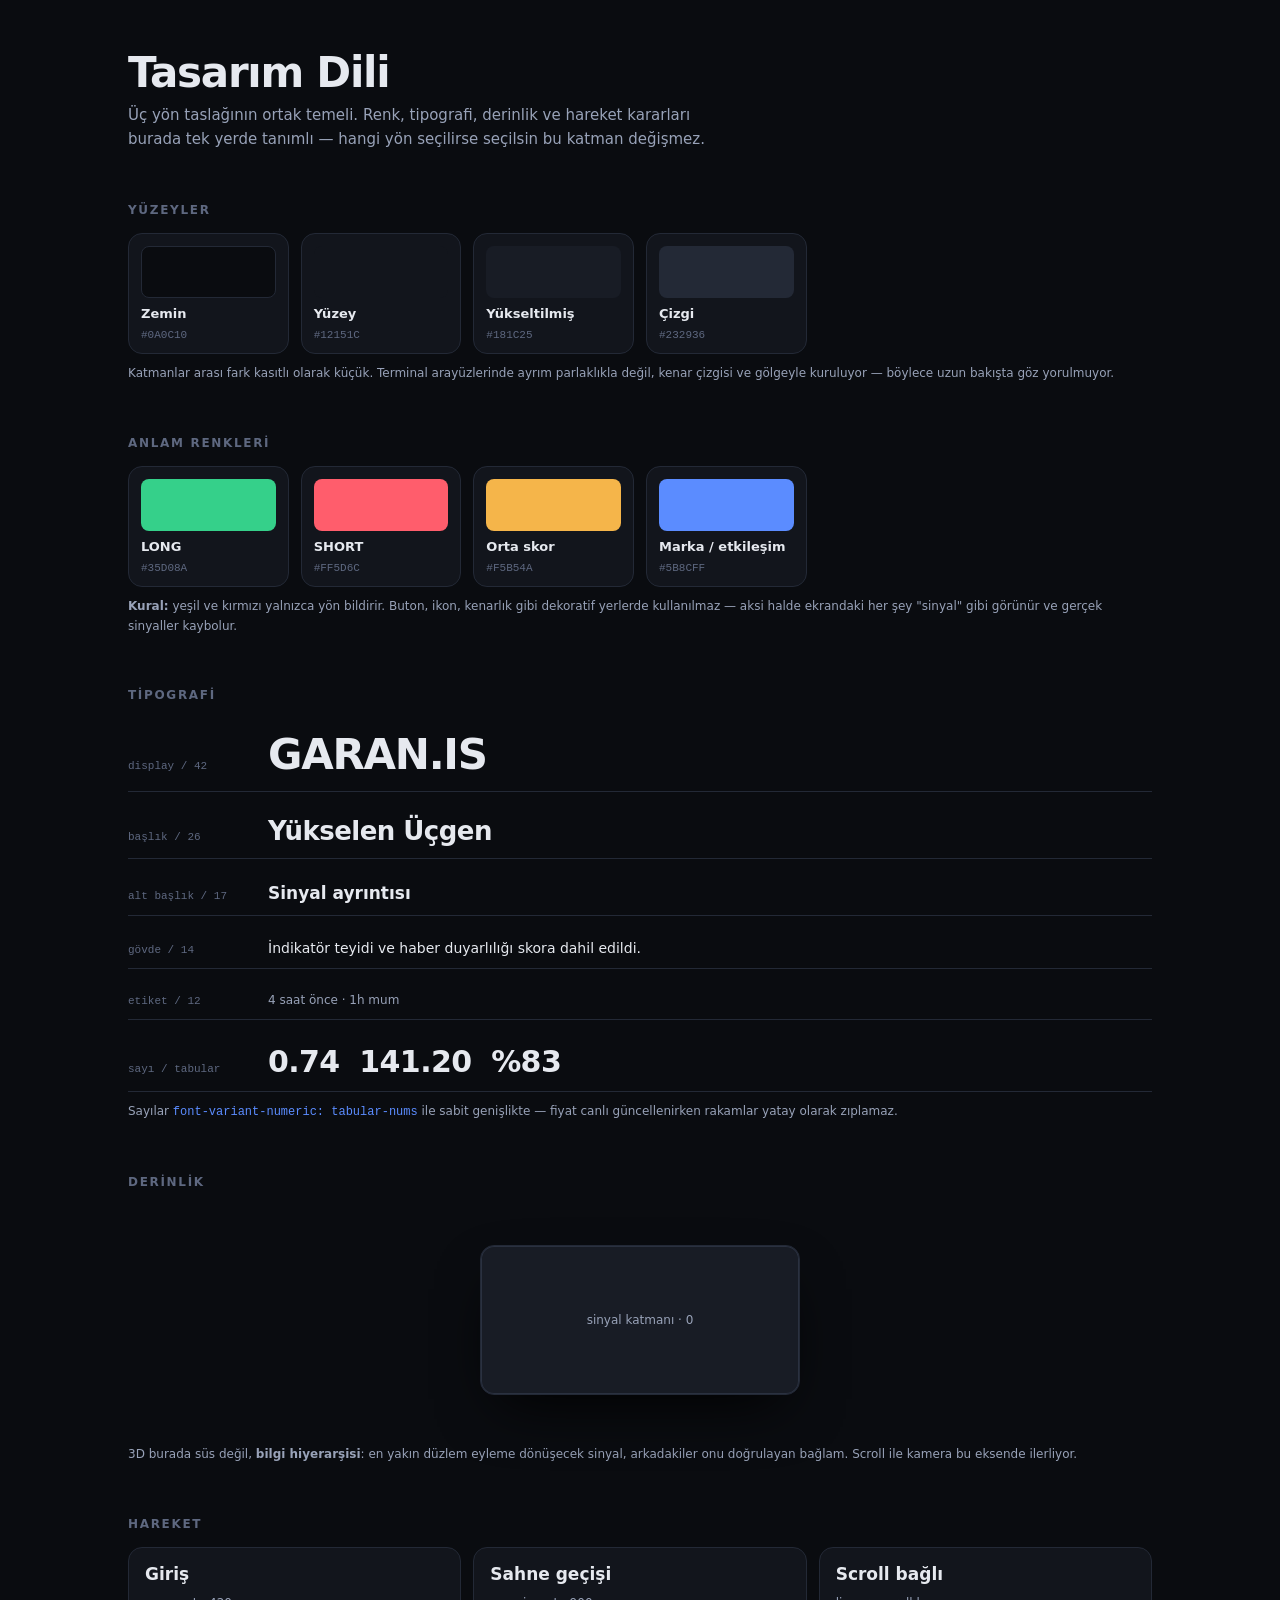
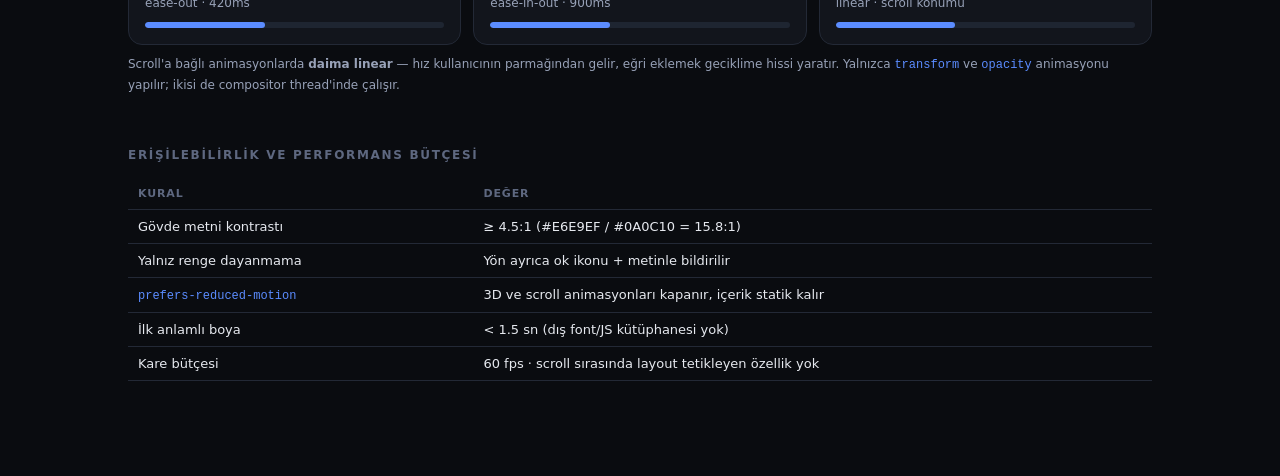
<file: design/00-foundations.html>
<!-- @dsCard group="Foundations" -->
<!doctype html>
<html lang="tr">
<head>
<meta charset="utf-8">
<meta name="viewport" content="width=device-width, initial-scale=1">
<title>Foundations — Financial Command Center</title>
<style>
:root{
  /* Yüzeyler: terminal araştırmasından — koyu, düşük parlaklık, katmanlar arası fark küçük */
  --bg:#0A0C10; --surface:#12151C; --raised:#181C25; --line:#232936;
  /* Metin */
  --fg:#E6E9EF; --fg-dim:#98A2B8; --fg-mute:#5E6880;
  /* Anlam renkleri: YALNIZ yön ve skor için. Dekorasyonda kullanılmaz. */
  --long:#35D08A; --short:#FF5D6C; --warn:#F5B54A; --brand:#5B8CFF;
  /* Derinlik: 3D katman z-mesafeleri */
  --z-back:-220px; --z-mid:-90px; --z-front:0px;
  /* Hareket */
  --ease-out:cubic-bezier(.16,1,.3,1); --ease-io:cubic-bezier(.65,0,.35,1);
  --dur-fast:180ms; --dur-med:420ms; --dur-slow:900ms;
  --r-sm:8px; --r-md:14px; --r-lg:22px;
}
*{box-sizing:border-box}
body{
  margin:0; background:var(--bg); color:var(--fg);
  font-family:"Inter","Segoe UI",system-ui,-apple-system,sans-serif;
  font-feature-settings:"tnum" 1,"cv05" 1;
  -webkit-font-smoothing:antialiased;
}
.wrap{max-width:1080px;margin:0 auto;padding:48px 28px 96px}
h1{font-size:clamp(28px,4vw,42px);letter-spacing:-.03em;margin:0 0 6px;font-weight:650}
.sub{color:var(--fg-dim);font-size:15px;margin:0 0 48px;max-width:62ch;line-height:1.6}
h2{font-size:12px;letter-spacing:.14em;text-transform:uppercase;color:var(--fg-mute);
   margin:52px 0 16px;font-weight:600}
.grid{display:grid;gap:12px}
.sw{display:grid;grid-template-columns:repeat(auto-fill,minmax(150px,1fr));gap:12px}
.chip{background:var(--surface);border:1px solid var(--line);border-radius:var(--r-md);
      padding:12px;display:flex;flex-direction:column;gap:8px}
.dot{height:52px;border-radius:var(--r-sm)}
.chip b{font-size:13px;font-weight:600}
.chip span{font-size:11px;color:var(--fg-mute);font-family:ui-monospace,"SF Mono",Menlo,monospace}
.note{font-size:12px;color:var(--fg-dim);line-height:1.65;margin-top:10px}

/* Tipografi ölçeği */
.type-row{display:flex;align-items:baseline;gap:20px;padding:12px 0;border-bottom:1px solid var(--line)}
.type-row i{font-style:normal;color:var(--fg-mute);font-size:11px;width:120px;flex:none;
            font-family:ui-monospace,Menlo,monospace}
.d1{font-size:42px;letter-spacing:-.03em;font-weight:650}
.d2{font-size:26px;letter-spacing:-.02em;font-weight:600}
.d3{font-size:17px;font-weight:600}
.body{font-size:14px}
.cap{font-size:12px;color:var(--fg-dim)}
.num{font-size:30px;font-weight:620;letter-spacing:-.02em;font-variant-numeric:tabular-nums}

/* Derinlik katmanları */
.depth{perspective:900px;height:230px;display:flex;align-items:center;justify-content:center}
.stack{transform-style:preserve-3d;position:relative;width:320px;height:150px;
       animation:turn 9s var(--ease-io) infinite alternate}
@keyframes turn{from{transform:rotateY(-16deg) rotateX(6deg)}to{transform:rotateY(16deg) rotateX(2deg)}}
.plane{position:absolute;inset:0;border-radius:var(--r-md);border:1px solid var(--line);
       display:flex;align-items:center;justify-content:center;font-size:12px;color:var(--fg-dim)}
.p1{background:#0E1118;transform:translateZ(var(--z-back));opacity:.5}
.p2{background:var(--surface);transform:translateZ(var(--z-mid));opacity:.8}
.p3{background:var(--raised);transform:translateZ(var(--z-front));
    box-shadow:0 24px 60px -20px #000,0 0 0 1px #2A3140 inset}

/* Hareket örnekleri */
.motion{display:grid;grid-template-columns:repeat(auto-fit,minmax(220px,1fr));gap:12px}
.m{background:var(--surface);border:1px solid var(--line);border-radius:var(--r-md);padding:16px}
.bar{height:6px;background:#1E2531;border-radius:99px;overflow:hidden;margin-top:12px}
.bar i{display:block;height:100%;width:40%;background:var(--brand);border-radius:99px}
.m:nth-child(1) .bar i{animation:slide 1.8s var(--ease-out) infinite}
.m:nth-child(2) .bar i{animation:slide 1.8s var(--ease-io) infinite}
.m:nth-child(3) .bar i{animation:slide 1.8s linear infinite}
@keyframes slide{0%{transform:translateX(-100%)}60%,100%{transform:translateX(250%)}}

table{width:100%;border-collapse:collapse;font-size:13px}
td,th{text-align:left;padding:9px 10px;border-bottom:1px solid var(--line)}
th{color:var(--fg-mute);font-weight:600;font-size:11px;letter-spacing:.08em;text-transform:uppercase}
code{font-family:ui-monospace,Menlo,monospace;font-size:12px;color:var(--brand)}
</style>
</head>
<body>
<div class="wrap">
  <h1>Tasarım Dili</h1>
  <p class="sub">Üç yön taslağının ortak temeli. Renk, tipografi, derinlik ve hareket kararları burada
  tek yerde tanımlı — hangi yön seçilirse seçilsin bu katman değişmez.</p>

  <h2>Yüzeyler</h2>
  <div class="sw">
    <div class="chip"><div class="dot" style="background:#0A0C10;border:1px solid var(--line)"></div><b>Zemin</b><span>#0A0C10</span></div>
    <div class="chip"><div class="dot" style="background:#12151C"></div><b>Yüzey</b><span>#12151C</span></div>
    <div class="chip"><div class="dot" style="background:#181C25"></div><b>Yükseltilmiş</b><span>#181C25</span></div>
    <div class="chip"><div class="dot" style="background:#232936"></div><b>Çizgi</b><span>#232936</span></div>
  </div>
  <p class="note">Katmanlar arası fark kasıtlı olarak küçük. Terminal arayüzlerinde ayrım parlaklıkla
  değil, kenar çizgisi ve gölgeyle kuruluyor — böylece uzun bakışta göz yorulmuyor.</p>

  <h2>Anlam renkleri</h2>
  <div class="sw">
    <div class="chip"><div class="dot" style="background:#35D08A"></div><b>LONG</b><span>#35D08A</span></div>
    <div class="chip"><div class="dot" style="background:#FF5D6C"></div><b>SHORT</b><span>#FF5D6C</span></div>
    <div class="chip"><div class="dot" style="background:#F5B54A"></div><b>Orta skor</b><span>#F5B54A</span></div>
    <div class="chip"><div class="dot" style="background:#5B8CFF"></div><b>Marka / etkileşim</b><span>#5B8CFF</span></div>
  </div>
  <p class="note"><b>Kural:</b> yeşil ve kırmızı yalnızca yön bildirir. Buton, ikon, kenarlık gibi
  dekoratif yerlerde kullanılmaz — aksi halde ekrandaki her şey "sinyal" gibi görünür ve gerçek
  sinyaller kaybolur.</p>

  <h2>Tipografi</h2>
  <div class="grid">
    <div class="type-row"><i>display / 42</i><span class="d1">GARAN.IS</span></div>
    <div class="type-row"><i>başlık / 26</i><span class="d2">Yükselen Üçgen</span></div>
    <div class="type-row"><i>alt başlık / 17</i><span class="d3">Sinyal ayrıntısı</span></div>
    <div class="type-row"><i>gövde / 14</i><span class="body">İndikatör teyidi ve haber duyarlılığı skora dahil edildi.</span></div>
    <div class="type-row"><i>etiket / 12</i><span class="cap">4 saat önce · 1h mum</span></div>
    <div class="type-row"><i>sayı / tabular</i><span class="num">0.74&nbsp;&nbsp;141.20&nbsp;&nbsp;%83</span></div>
  </div>
  <p class="note">Sayılar <code>font-variant-numeric: tabular-nums</code> ile sabit genişlikte —
  fiyat canlı güncellenirken rakamlar yatay olarak zıplamaz.</p>

  <h2>Derinlik</h2>
  <div class="depth">
    <div class="stack">
      <div class="plane p1">bağlam katmanı · −220px</div>
      <div class="plane p2">grafik katmanı · −90px</div>
      <div class="plane p3">sinyal katmanı · 0</div>
    </div>
  </div>
  <p class="note">3D burada süs değil, <b>bilgi hiyerarşisi</b>: en yakın düzlem eyleme dönüşecek
  sinyal, arkadakiler onu doğrulayan bağlam. Scroll ile kamera bu eksende ilerliyor.</p>

  <h2>Hareket</h2>
  <div class="motion">
    <div class="m"><b class="d3">Giriş</b><p class="cap">ease-out · 420ms</p><div class="bar"><i></i></div></div>
    <div class="m"><b class="d3">Sahne geçişi</b><p class="cap">ease-in-out · 900ms</p><div class="bar"><i></i></div></div>
    <div class="m"><b class="d3">Scroll bağlı</b><p class="cap">linear · scroll konumu</p><div class="bar"><i></i></div></div>
  </div>
  <p class="note">Scroll'a bağlı animasyonlarda <b>daima linear</b> — hız kullanıcının parmağından
  gelir, eğri eklemek geciklime hissi yaratır. Yalnızca <code>transform</code> ve
  <code>opacity</code> animasyonu yapılır; ikisi de compositor thread'inde çalışır.</p>

  <h2>Erişilebilirlik ve performans bütçesi</h2>
  <table>
    <tr><th>Kural</th><th>Değer</th></tr>
    <tr><td>Gövde metni kontrastı</td><td>≥ 4.5:1 (#E6E9EF / #0A0C10 = 15.8:1)</td></tr>
    <tr><td>Yalnız renge dayanmama</td><td>Yön ayrıca ok ikonu + metinle bildirilir</td></tr>
    <tr><td><code>prefers-reduced-motion</code></td><td>3D ve scroll animasyonları kapanır, içerik statik kalır</td></tr>
    <tr><td>İlk anlamlı boya</td><td>&lt; 1.5 sn (dış font/JS kütüphanesi yok)</td></tr>
    <tr><td>Kare bütçesi</td><td>60 fps · scroll sırasında layout tetikleyen özellik yok</td></tr>
  </table>
</div>
</body>
</html>
</file>
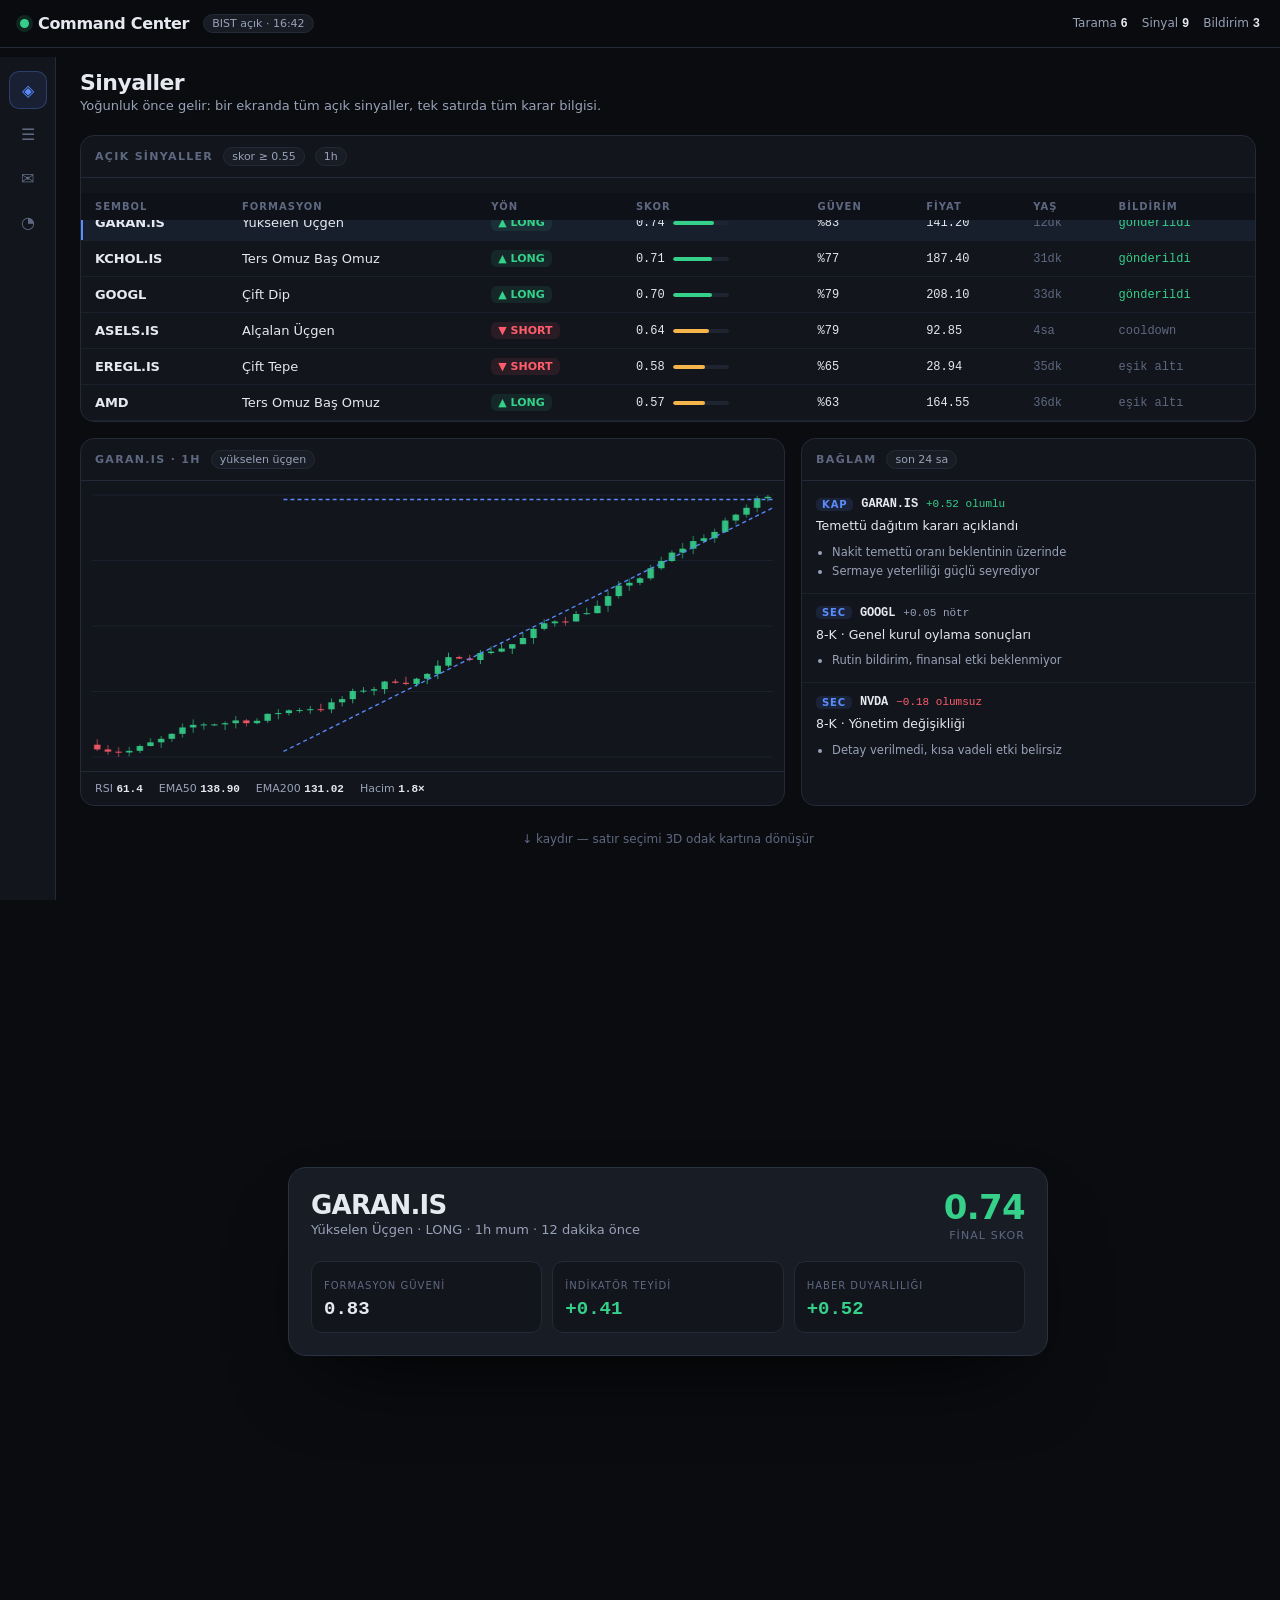
<file: design/01-terminal.html>
<!-- @dsCard group="Yön A — Terminal" -->
<!doctype html>
<html lang="tr">
<head>
<meta charset="utf-8">
<meta name="viewport" content="width=device-width, initial-scale=1">
<title>Yön A — Terminal</title>
<style>
:root{
  --bg:#0A0C10;--surface:#12151C;--raised:#181C25;--line:#232936;
  --fg:#E6E9EF;--fg-dim:#98A2B8;--fg-mute:#5E6880;
  --long:#35D08A;--short:#FF5D6C;--warn:#F5B54A;--brand:#5B8CFF;
  --mono:ui-monospace,"SF Mono",Menlo,Consolas,monospace;
}
*{box-sizing:border-box}
html{scroll-behavior:smooth}
body{margin:0;background:var(--bg);color:var(--fg);
  font-family:"Inter","Segoe UI",system-ui,sans-serif;font-variant-numeric:tabular-nums;
  -webkit-font-smoothing:antialiased}

/* ---------- Üst bar: scroll ile inceliyor (scroll-driven) ---------- */
.top{position:sticky;top:0;z-index:40;display:flex;align-items:center;gap:14px;
  padding:14px 20px;background:rgba(10,12,16,.82);backdrop-filter:blur(14px);
  border-bottom:1px solid var(--line);
  animation:shrink linear both;animation-timeline:scroll(root block);animation-range:0 160px}
@keyframes shrink{to{padding-top:8px;padding-bottom:8px}}
.brand{display:flex;align-items:center;gap:9px;font-weight:640;letter-spacing:-.02em}
.spark{width:9px;height:9px;border-radius:50%;background:var(--long);
  box-shadow:0 0 0 4px rgba(53,208,138,.14)}
.top .sep{flex:1}
.stat{font-size:12px;color:var(--fg-dim)}
.stat b{color:var(--fg);font-family:var(--mono)}

/* ---------- Düzen ---------- */
.shell{display:grid;grid-template-columns:56px 1fr;min-height:100vh}
.rail{position:sticky;top:57px;height:calc(100vh - 57px);border-right:1px solid var(--line);
  display:flex;flex-direction:column;align-items:center;gap:6px;padding:14px 0;background:var(--surface)}
.rail button{width:38px;height:38px;border-radius:10px;border:1px solid transparent;background:transparent;
  color:var(--fg-mute);cursor:pointer;font-size:16px;transition:all .18s}
.rail button:hover{color:var(--fg);background:var(--raised)}
.rail button.on{color:var(--brand);background:rgba(91,140,255,.1);border-color:rgba(91,140,255,.28)}
.main{padding:22px 24px 120px;max-width:1400px}
h1{font-size:22px;letter-spacing:-.025em;margin:0 0 3px;font-weight:640}
.lead{color:var(--fg-dim);font-size:13px;margin:0 0 22px}

/* ---------- Yoğun sinyal tablosu ---------- */
.panel{background:var(--surface);border:1px solid var(--line);border-radius:14px;overflow:hidden}
.phead{display:flex;align-items:center;gap:10px;padding:11px 14px;border-bottom:1px solid var(--line)}
.phead h2{font-size:11px;letter-spacing:.12em;text-transform:uppercase;color:var(--fg-mute);margin:0;font-weight:600}
.pill{font-size:11px;padding:2px 8px;border-radius:99px;background:var(--raised);color:var(--fg-dim);
  border:1px solid var(--line)}
table{width:100%;border-collapse:collapse;font-size:13px}
th{font-size:10px;letter-spacing:.1em;text-transform:uppercase;color:var(--fg-mute);text-align:left;
  padding:8px 14px;font-weight:600;background:#0E1118;position:sticky;top:57px;z-index:5}
td{padding:9px 14px;border-bottom:1px solid #1B212C}
tbody tr{cursor:pointer;
  /* satırlar görünüre girerken yerine oturur */
  animation:rowin linear both;animation-timeline:view(block);animation-range:entry 0% entry 65%}
@keyframes rowin{from{opacity:0;transform:translateY(10px)}to{opacity:1;transform:none}}
tbody tr:hover{background:#151A23}
tbody tr.sel{background:rgba(91,140,255,.07);box-shadow:inset 2px 0 0 var(--brand)}
.tk{font-weight:620;letter-spacing:-.01em}
.mono{font-family:var(--mono);font-size:12px}
.dir{display:inline-flex;align-items:center;gap:5px;font-size:11px;font-weight:620;
  padding:2px 7px;border-radius:6px}
.long{color:var(--long);background:rgba(53,208,138,.1)}
.short{color:var(--short);background:rgba(255,93,108,.1)}
.score{display:flex;align-items:center;gap:8px}
.track{width:56px;height:4px;border-radius:99px;background:#1E2531;overflow:hidden}
.track i{display:block;height:100%;border-radius:99px}
.muted{color:var(--fg-mute)}

/* ---------- Grafik + bağlam: iki sütun ---------- */
.cols{display:grid;grid-template-columns:1.55fr 1fr;gap:16px;margin-top:16px}
@media(max-width:1080px){.cols{grid-template-columns:1fr}}
canvas{display:block;width:100%;height:290px}
.legend{display:flex;gap:16px;padding:10px 14px;font-size:11px;color:var(--fg-dim);
  border-top:1px solid var(--line)}
.legend b{color:var(--fg);font-family:var(--mono)}
.news{padding:4px 0}
.ni{padding:12px 14px;border-bottom:1px solid #1B212C}
.ni:last-child{border-bottom:0}
.nrow{display:flex;align-items:center;gap:8px;margin-bottom:6px}
.src{font-size:10px;letter-spacing:.08em;padding:1px 6px;border-radius:5px;
  background:rgba(91,140,255,.12);color:var(--brand);font-weight:640}
.sent{font-size:11px;font-family:var(--mono)}
.ni p{margin:0;font-size:12.5px;line-height:1.5}
.ni ul{margin:7px 0 0;padding-left:16px;color:var(--fg-dim);font-size:11.5px;line-height:1.65}

/* ---------- Odak modu: scroll ile 2D tablo -> 3D kart ---------- */
.focus-zone{height:180vh;position:relative;margin-top:40px}
.focus-sticky{position:sticky;top:110px;height:calc(100vh - 150px);display:flex;
  align-items:center;justify-content:center;perspective:1200px}
.focus-card{width:min(760px,92%);transform-style:preserve-3d;
  animation:lift linear both;animation-timeline:view(block);animation-range:cover 8% cover 62%}
@keyframes lift{
  from{transform:perspective(1200px) rotateX(14deg) translateZ(-180px) scale(.9);opacity:.35}
  to{transform:perspective(1200px) rotateX(0) translateZ(0) scale(1);opacity:1}
}
.fc-inner{background:var(--raised);border:1px solid #2A3140;border-radius:18px;padding:22px;
  box-shadow:0 40px 90px -40px #000}
.fc-head{display:flex;align-items:flex-start;gap:14px;margin-bottom:18px}
.fc-head h3{margin:0;font-size:26px;letter-spacing:-.03em;font-weight:650}
.fc-head p{margin:2px 0 0;color:var(--fg-dim);font-size:13px}
.big{margin-left:auto;text-align:right}
.big b{font-size:34px;font-weight:650;letter-spacing:-.02em;display:block;line-height:1}
.big span{font-size:11px;color:var(--fg-mute);letter-spacing:.1em;text-transform:uppercase}
.fc-grid{display:grid;grid-template-columns:repeat(3,1fr);gap:10px}
.metric{background:var(--surface);border:1px solid var(--line);border-radius:11px;padding:12px}
.metric span{font-size:10px;letter-spacing:.1em;text-transform:uppercase;color:var(--fg-mute)}
.metric b{display:block;font-size:19px;margin-top:5px;font-weight:620;font-family:var(--mono)}
.hint{text-align:center;color:var(--fg-mute);font-size:12px;margin-top:26px;
  animation:fade linear both;animation-timeline:scroll(root block);animation-range:0 240px}
@keyframes fade{to{opacity:0}}

@media(prefers-reduced-motion:reduce){
  *{animation:none!important;transition:none!important}
  .focus-card{transform:none;opacity:1}
}
</style>
</head>
<body>

<header class="top">
  <div class="brand"><span class="spark"></span> Command Center</div>
  <span class="pill">BIST açık · 16:42</span>
  <div class="sep"></div>
  <span class="stat">Tarama <b>6</b></span>
  <span class="stat">Sinyal <b>9</b></span>
  <span class="stat">Bildirim <b>3</b></span>
</header>

<div class="shell">
  <nav class="rail">
    <button class="on" title="Sinyaller">◈</button>
    <button title="İzleme listesi">☰</button>
    <button title="Haberler">✉</button>
    <button title="Sistem">◔</button>
  </nav>

  <main class="main">
    <h1>Sinyaller</h1>
    <p class="lead">Yoğunluk önce gelir: bir ekranda tüm açık sinyaller, tek satırda tüm karar bilgisi.</p>

    <section class="panel">
      <div class="phead">
        <h2>Açık sinyaller</h2>
        <span class="pill">skor ≥ 0.55</span>
        <span class="pill">1h</span>
      </div>
      <table>
        <thead><tr>
          <th>Sembol</th><th>Formasyon</th><th>Yön</th><th>Skor</th>
          <th>Güven</th><th>Fiyat</th><th>Yaş</th><th>Bildirim</th>
        </tr></thead>
        <tbody>
          <tr class="sel">
            <td class="tk">GARAN.IS</td><td>Yükselen Üçgen</td>
            <td><span class="dir long">▲ LONG</span></td>
            <td><div class="score"><span class="mono">0.74</span><span class="track"><i style="width:74%;background:var(--long)"></i></span></div></td>
            <td class="mono">%83</td><td class="mono">141.20</td><td class="mono muted">12dk</td>
            <td class="mono" style="color:var(--long)">gönderildi</td>
          </tr>
          <tr>
            <td class="tk">KCHOL.IS</td><td>Ters Omuz Baş Omuz</td>
            <td><span class="dir long">▲ LONG</span></td>
            <td><div class="score"><span class="mono">0.71</span><span class="track"><i style="width:71%;background:var(--long)"></i></span></div></td>
            <td class="mono">%77</td><td class="mono">187.40</td><td class="mono muted">31dk</td>
            <td class="mono" style="color:var(--long)">gönderildi</td>
          </tr>
          <tr>
            <td class="tk">GOOGL</td><td>Çift Dip</td>
            <td><span class="dir long">▲ LONG</span></td>
            <td><div class="score"><span class="mono">0.70</span><span class="track"><i style="width:70%;background:var(--long)"></i></span></div></td>
            <td class="mono">%79</td><td class="mono">208.10</td><td class="mono muted">33dk</td>
            <td class="mono" style="color:var(--long)">gönderildi</td>
          </tr>
          <tr>
            <td class="tk">ASELS.IS</td><td>Alçalan Üçgen</td>
            <td><span class="dir short">▼ SHORT</span></td>
            <td><div class="score"><span class="mono">0.64</span><span class="track"><i style="width:64%;background:var(--warn)"></i></span></div></td>
            <td class="mono">%79</td><td class="mono">92.85</td><td class="mono muted">4sa</td>
            <td class="mono muted">cooldown</td>
          </tr>
          <tr>
            <td class="tk">EREGL.IS</td><td>Çift Tepe</td>
            <td><span class="dir short">▼ SHORT</span></td>
            <td><div class="score"><span class="mono">0.58</span><span class="track"><i style="width:58%;background:var(--warn)"></i></span></div></td>
            <td class="mono">%65</td><td class="mono">28.94</td><td class="mono muted">35dk</td>
            <td class="mono muted">eşik altı</td>
          </tr>
          <tr>
            <td class="tk">AMD</td><td>Ters Omuz Baş Omuz</td>
            <td><span class="dir long">▲ LONG</span></td>
            <td><div class="score"><span class="mono">0.57</span><span class="track"><i style="width:57%;background:var(--warn)"></i></span></div></td>
            <td class="mono">%63</td><td class="mono">164.55</td><td class="mono muted">36dk</td>
            <td class="mono muted">eşik altı</td>
          </tr>
        </tbody>
      </table>
    </section>

    <div class="cols">
      <section class="panel">
        <div class="phead"><h2>GARAN.IS · 1h</h2><span class="pill">yükselen üçgen</span></div>
        <canvas id="c" width="900" height="290"></canvas>
        <div class="legend">
          <span>RSI <b>61.4</b></span><span>EMA50 <b>138.90</b></span>
          <span>EMA200 <b>131.02</b></span><span>Hacim <b>1.8×</b></span>
        </div>
      </section>

      <section class="panel">
        <div class="phead"><h2>Bağlam</h2><span class="pill">son 24 sa</span></div>
        <div class="news">
          <div class="ni">
            <div class="nrow"><span class="src">KAP</span><span class="tk mono">GARAN.IS</span>
              <span class="sent" style="color:var(--long)">+0.52 olumlu</span></div>
            <p>Temettü dağıtım kararı açıklandı</p>
            <ul><li>Nakit temettü oranı beklentinin üzerinde</li>
                <li>Sermaye yeterliliği güçlü seyrediyor</li></ul>
          </div>
          <div class="ni">
            <div class="nrow"><span class="src">SEC</span><span class="tk mono">GOOGL</span>
              <span class="sent" style="color:var(--fg-dim)">+0.05 nötr</span></div>
            <p>8-K · Genel kurul oylama sonuçları</p>
            <ul><li>Rutin bildirim, finansal etki beklenmiyor</li></ul>
          </div>
          <div class="ni">
            <div class="nrow"><span class="src">SEC</span><span class="tk mono">NVDA</span>
              <span class="sent" style="color:var(--short)">−0.18 olumsuz</span></div>
            <p>8-K · Yönetim değişikliği</p>
            <ul><li>Detay verilmedi, kısa vadeli etki belirsiz</li></ul>
          </div>
        </div>
      </section>
    </div>

    <p class="hint">↓ kaydır — satır seçimi 3D odak kartına dönüşür</p>

    <!-- Scroll ile 2D satırdan 3D odak kartına geçiş -->
    <section class="focus-zone">
      <div class="focus-sticky">
        <div class="focus-card">
          <div class="fc-inner">
            <div class="fc-head">
              <div>
                <h3>GARAN.IS</h3>
                <p>Yükselen Üçgen · LONG · 1h mum · 12 dakika önce</p>
              </div>
              <div class="big"><b style="color:var(--long)">0.74</b><span>final skor</span></div>
            </div>
            <div class="fc-grid">
              <div class="metric"><span>Formasyon güveni</span><b>0.83</b></div>
              <div class="metric"><span>İndikatör teyidi</span><b style="color:var(--long)">+0.41</b></div>
              <div class="metric"><span>Haber duyarlılığı</span><b style="color:var(--long)">+0.52</b></div>
            </div>
          </div>
        </div>
      </div>
    </section>
  </main>
</div>

<script>
// Deterministik mum serisi — taslakta gerçek veri yerine sabit seed
(function(){
  const cv=document.getElementById('c'), ctx=cv.getContext('2d');
  const W=cv.width,H=cv.height,N=64,pad=14;
  let s=7; const rnd=()=>(s=(s*16807)%2147483647)/2147483647;
  const bars=[]; let px=100;
  for(let i=0;i<N;i++){
    const drift=i/N*16, o=px, c=o+(rnd()-.42)*3+drift*0.10;
    const h=Math.max(o,c)+rnd()*1.6, l=Math.min(o,c)-rnd()*1.6;
    bars.push({o,c,h,l}); px=c;
  }
  const hi=Math.max(...bars.map(b=>b.h)), lo=Math.min(...bars.map(b=>b.l));
  const y=v=>pad+(hi-v)/(hi-lo)*(H-pad*2), bw=(W-pad*2)/N;

  ctx.strokeStyle='#1B212C'; ctx.lineWidth=1;
  for(let i=0;i<5;i++){const yy=pad+i*(H-pad*2)/4;ctx.beginPath();ctx.moveTo(pad,yy);ctx.lineTo(W-pad,yy);ctx.stroke();}

  bars.forEach((b,i)=>{
    const x=pad+i*bw+bw/2, up=b.c>=b.o;
    ctx.strokeStyle=ctx.fillStyle=up?'#35D08A':'#FF5D6C';
    ctx.globalAlpha=.9;
    ctx.beginPath();ctx.moveTo(x,y(b.h));ctx.lineTo(x,y(b.l));ctx.stroke();
    ctx.fillRect(x-bw*.3,y(Math.max(b.o,b.c)),bw*.6,Math.max(1,Math.abs(y(b.o)-y(b.c))));
  });
  ctx.globalAlpha=1;

  // Yükselen üçgen: yatay direnç + yükselen destek
  ctx.setLineDash([5,4]); ctx.lineWidth=1.4; ctx.strokeStyle='#5B8CFF';
  ctx.beginPath();ctx.moveTo(pad+bw*18,y(hi-1.2));ctx.lineTo(W-pad,y(hi-1.2));ctx.stroke();
  ctx.beginPath();ctx.moveTo(pad+bw*18,y(lo+1.5));ctx.lineTo(W-pad,y(hi-3.4));ctx.stroke();
  ctx.setLineDash([]);
})();
</script>
</body>
</html>
</file>
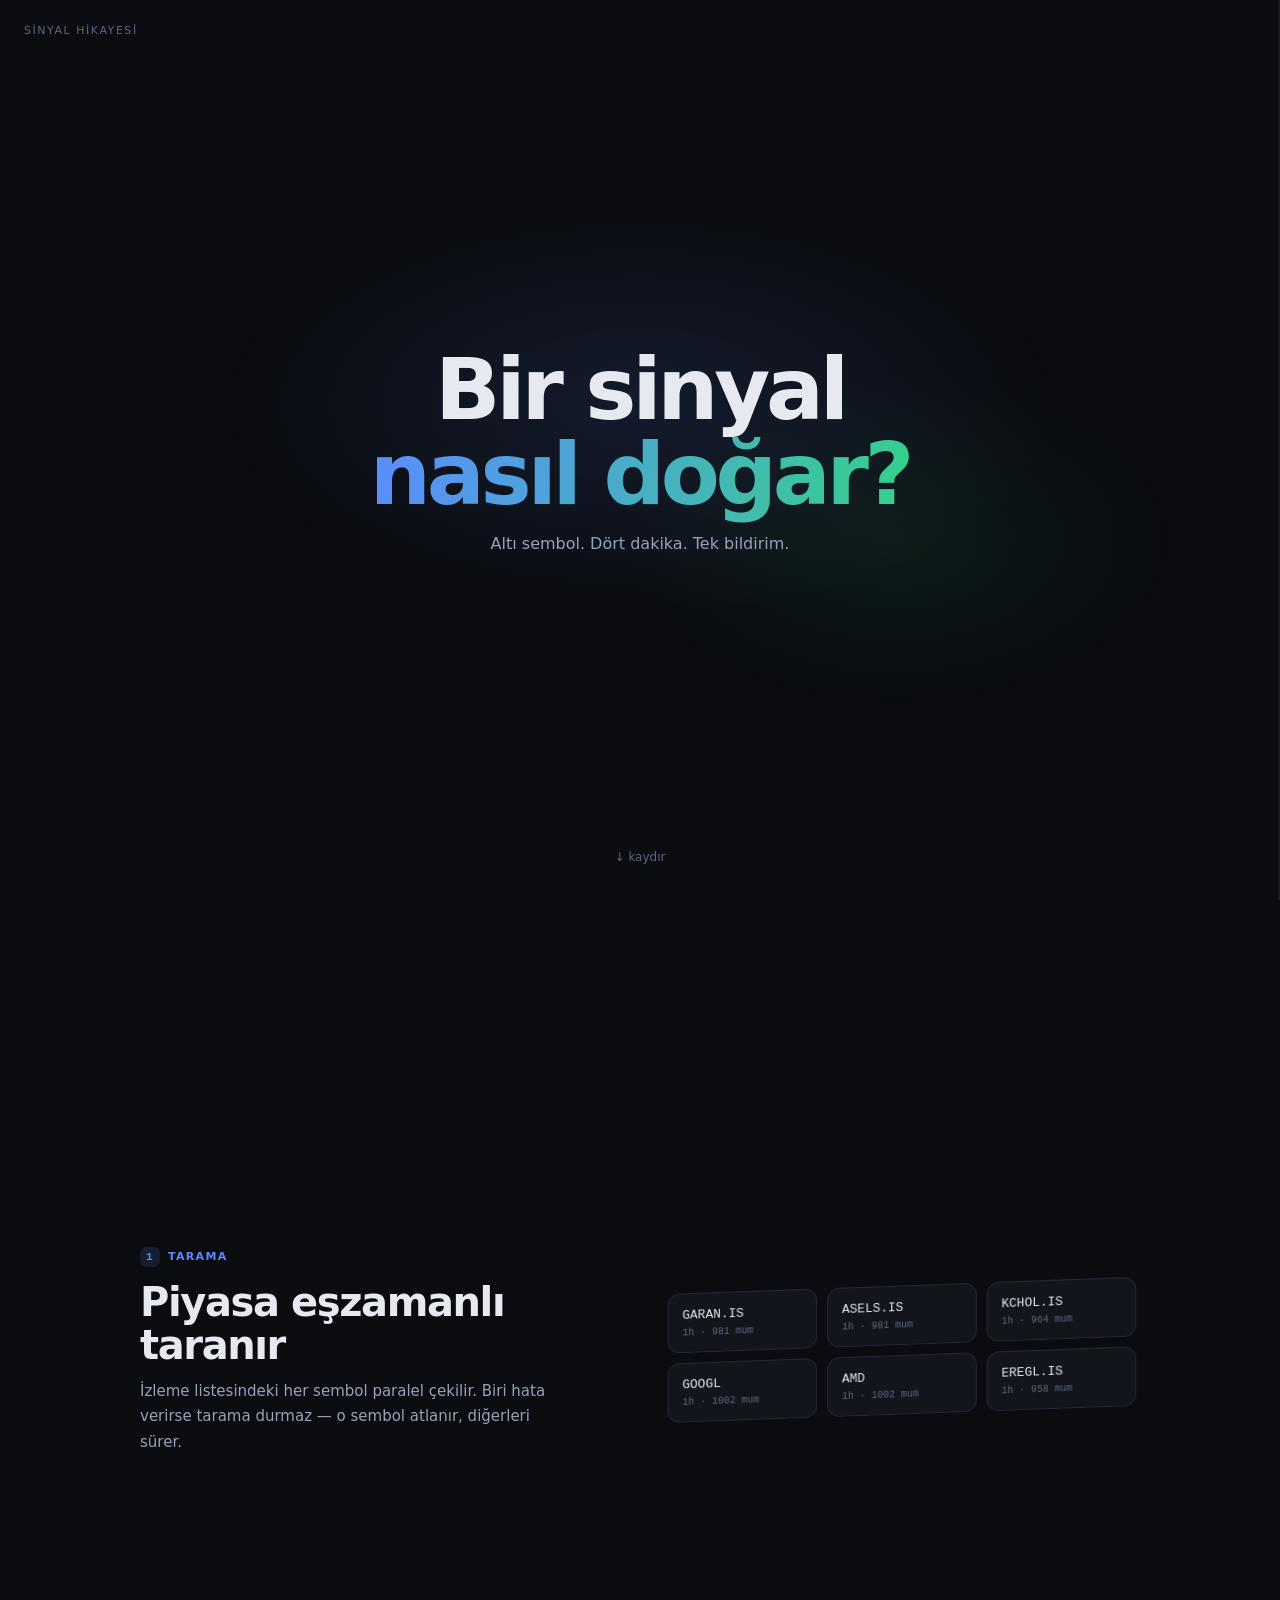
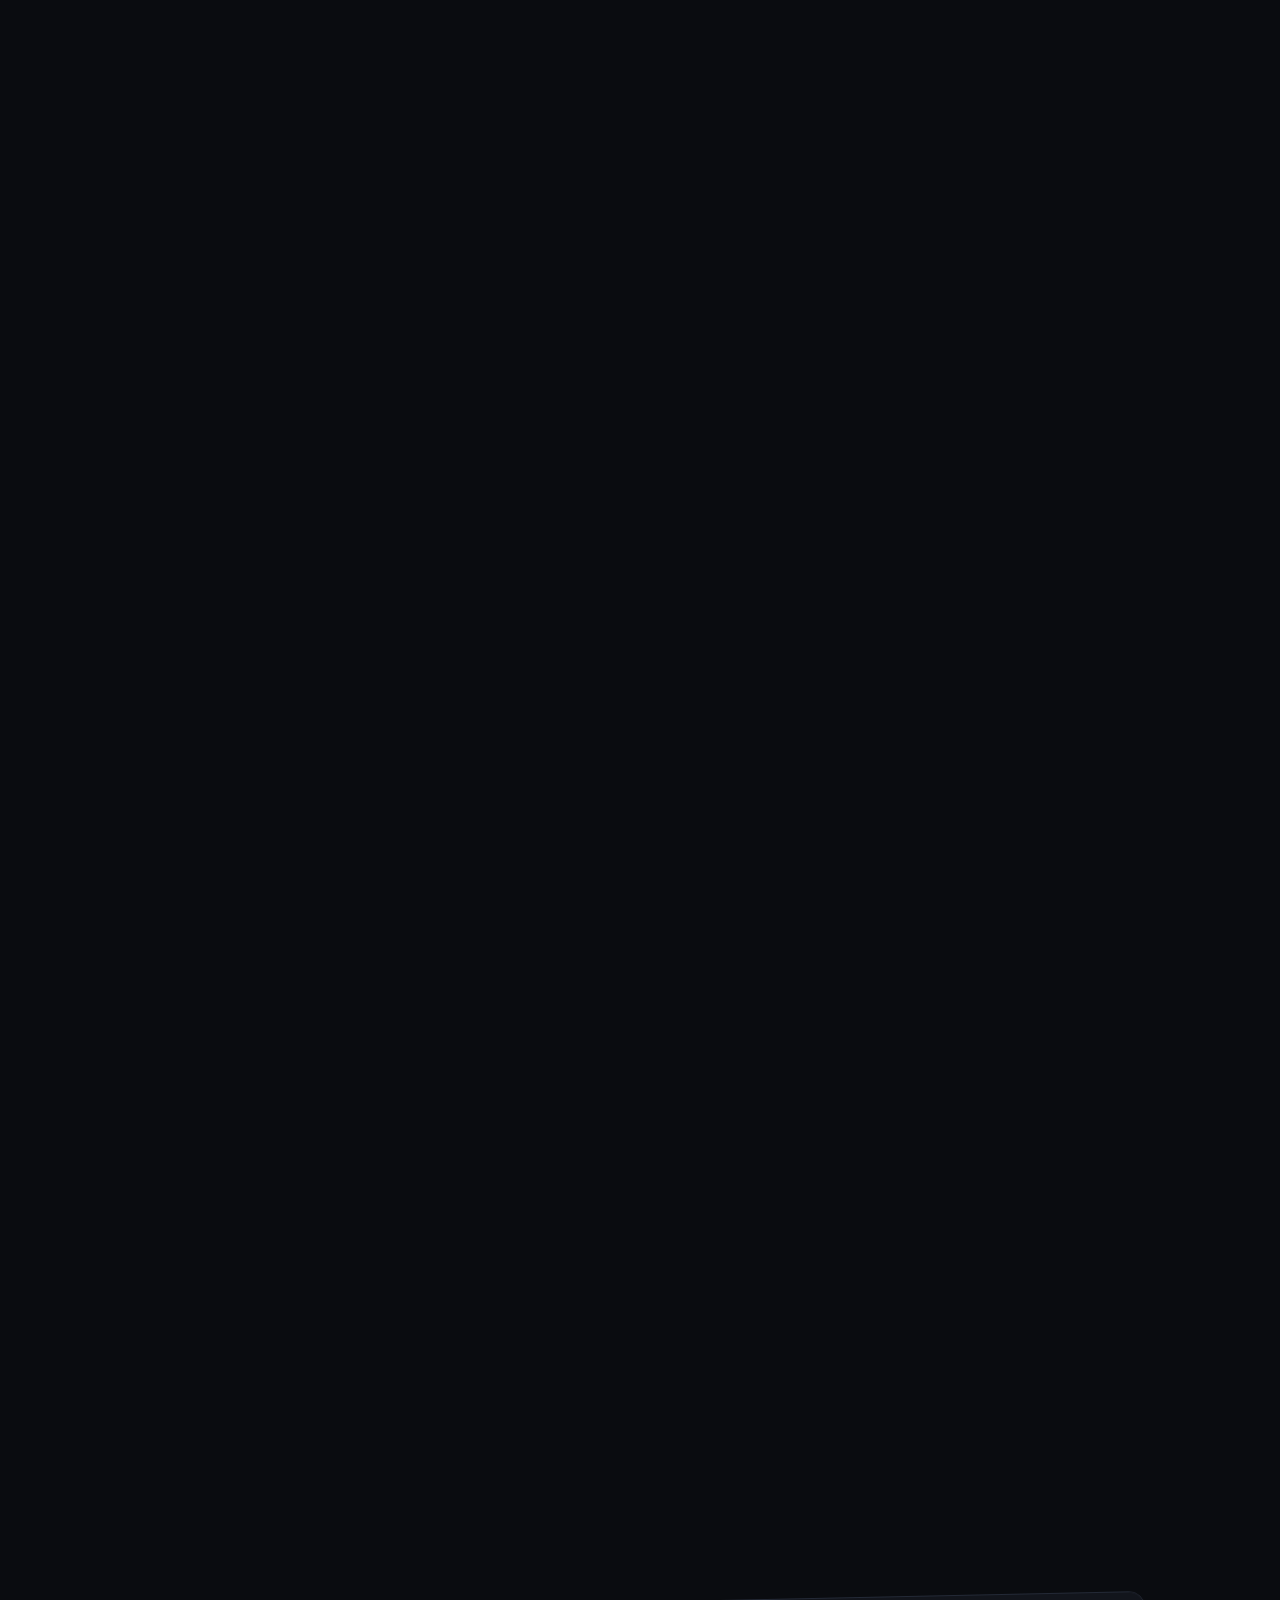
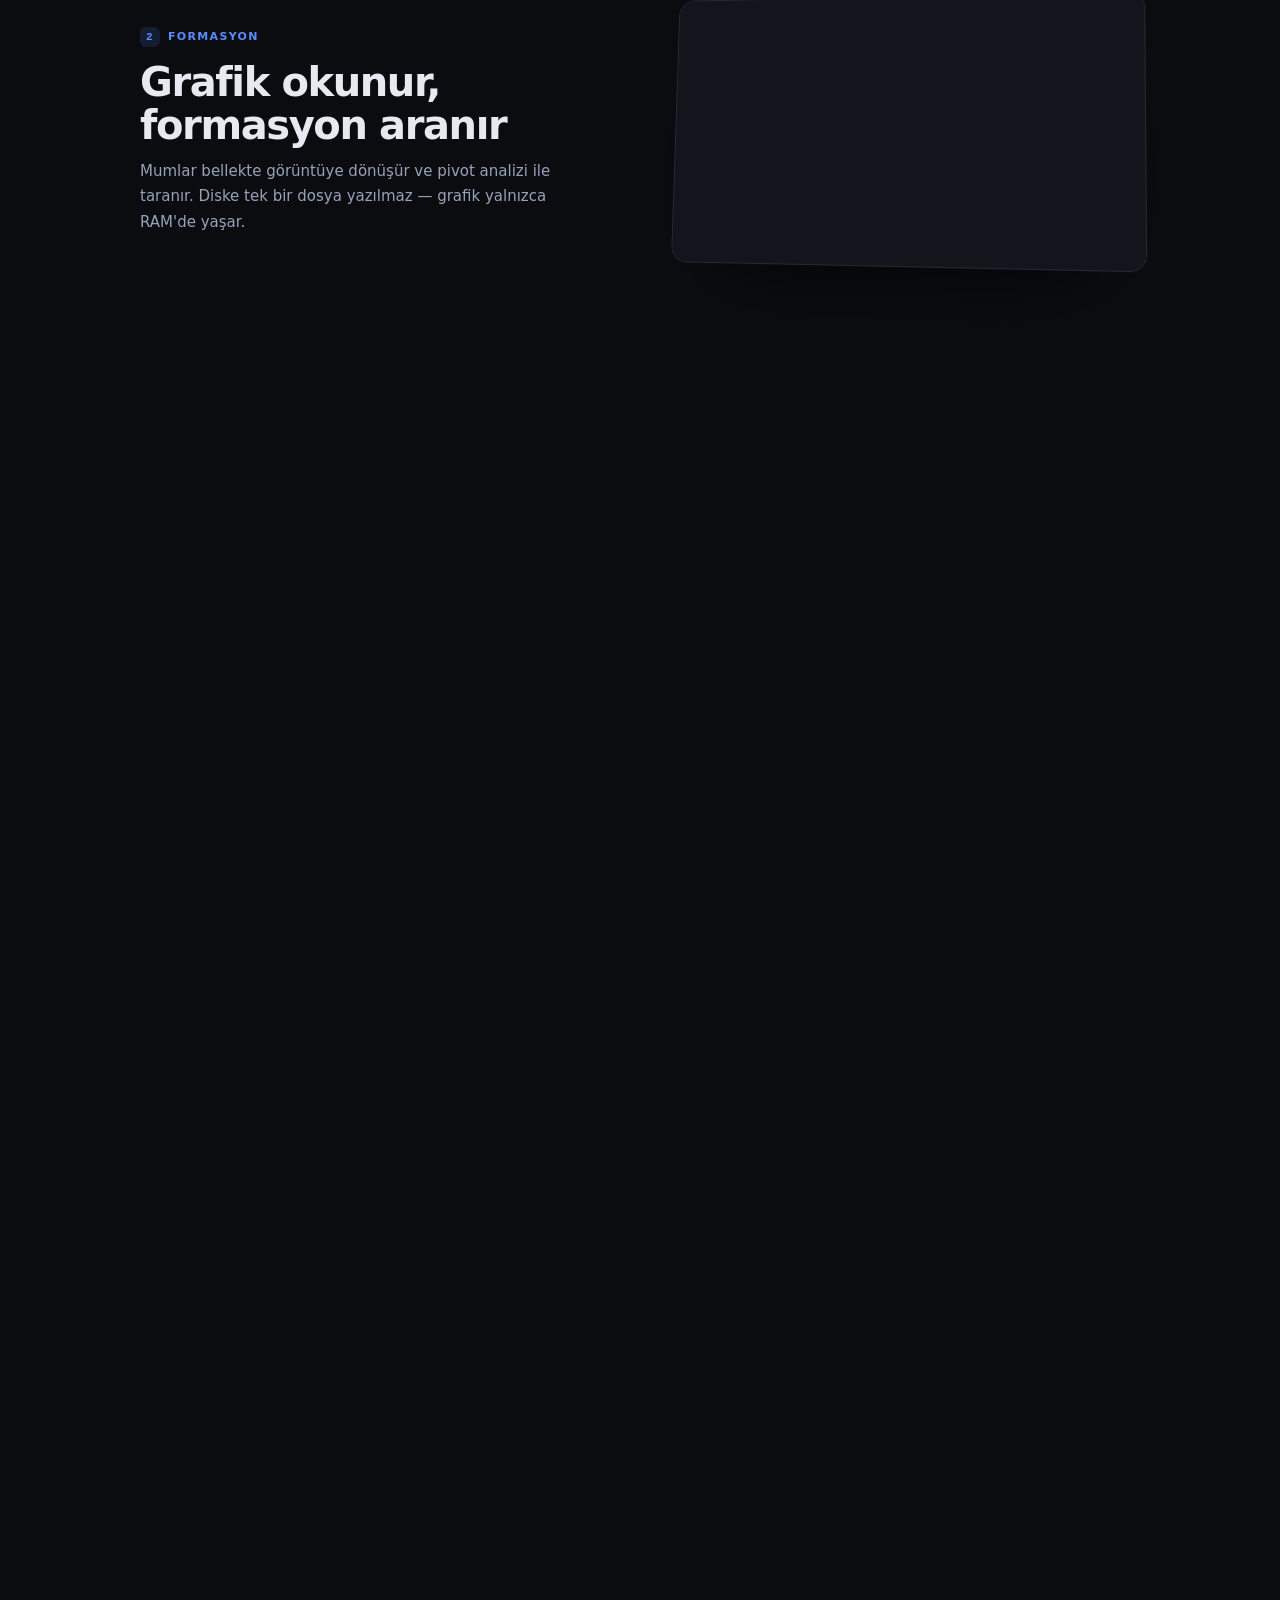
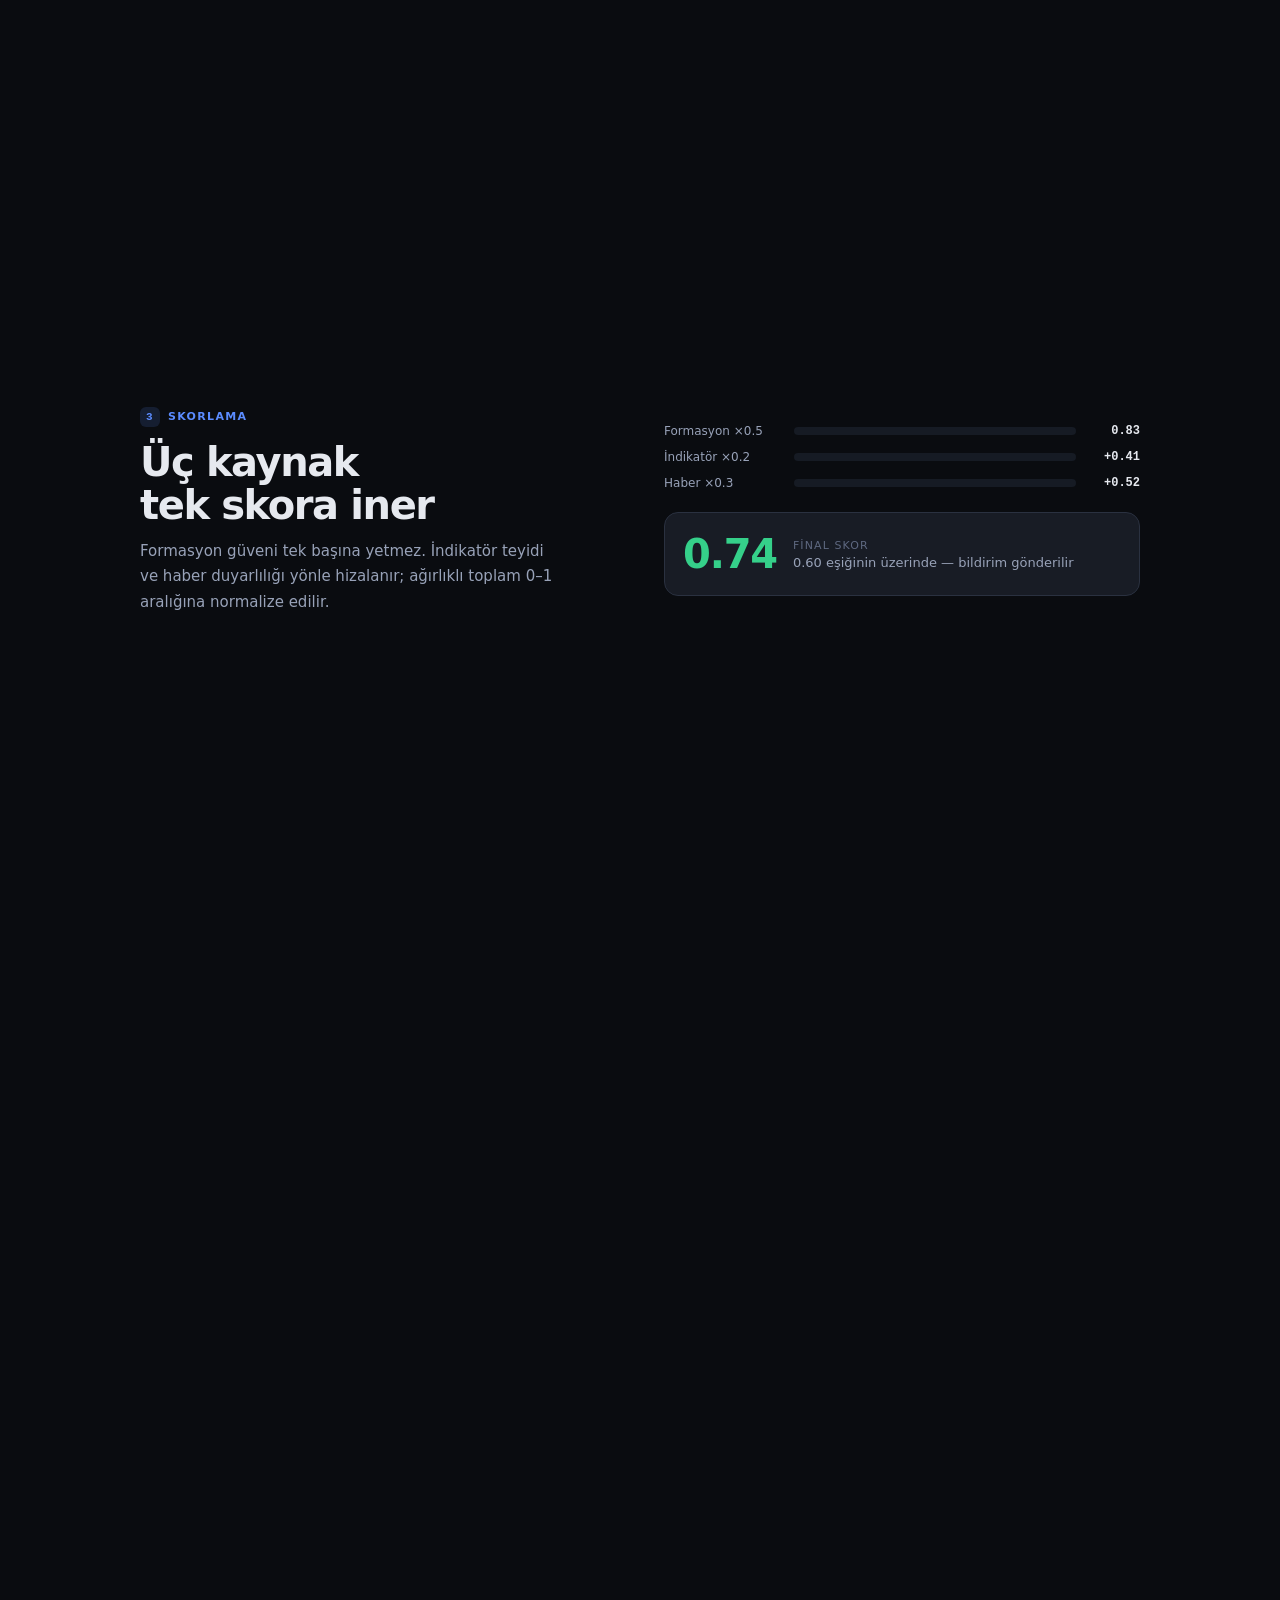
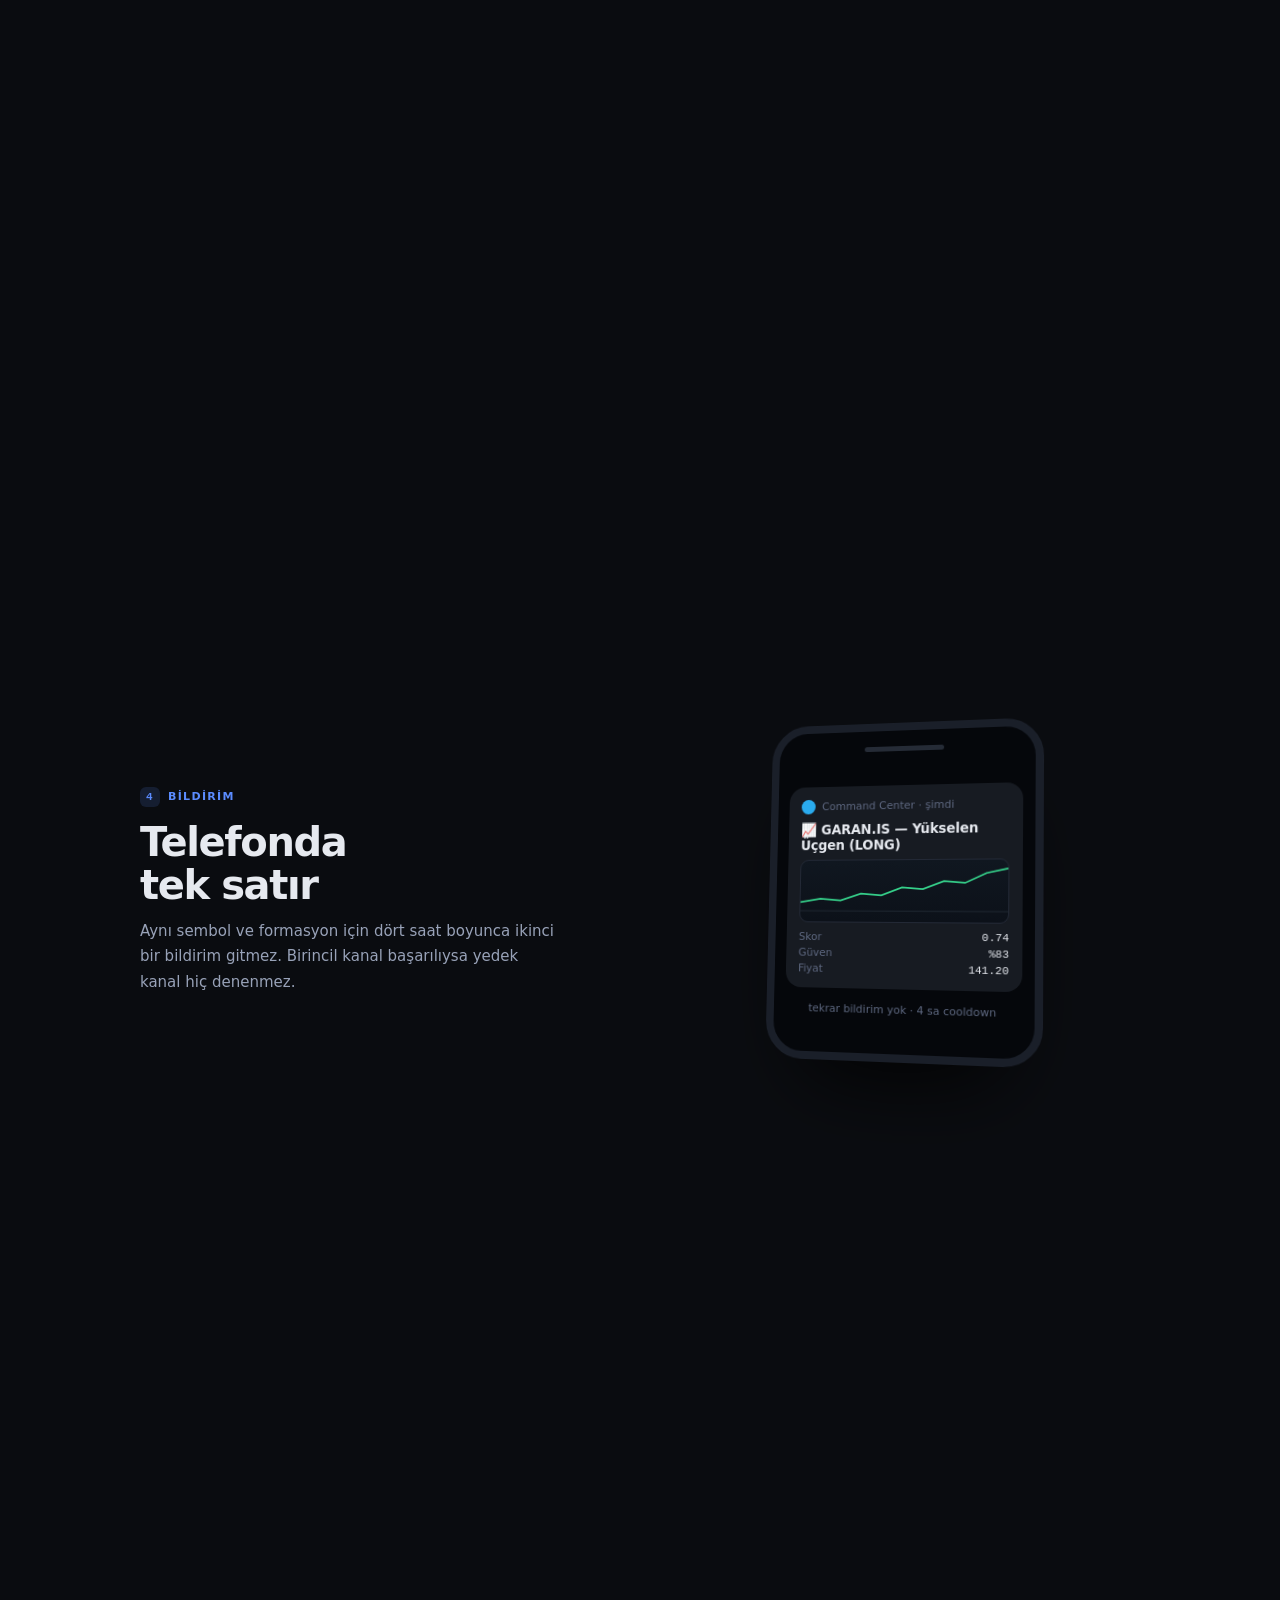
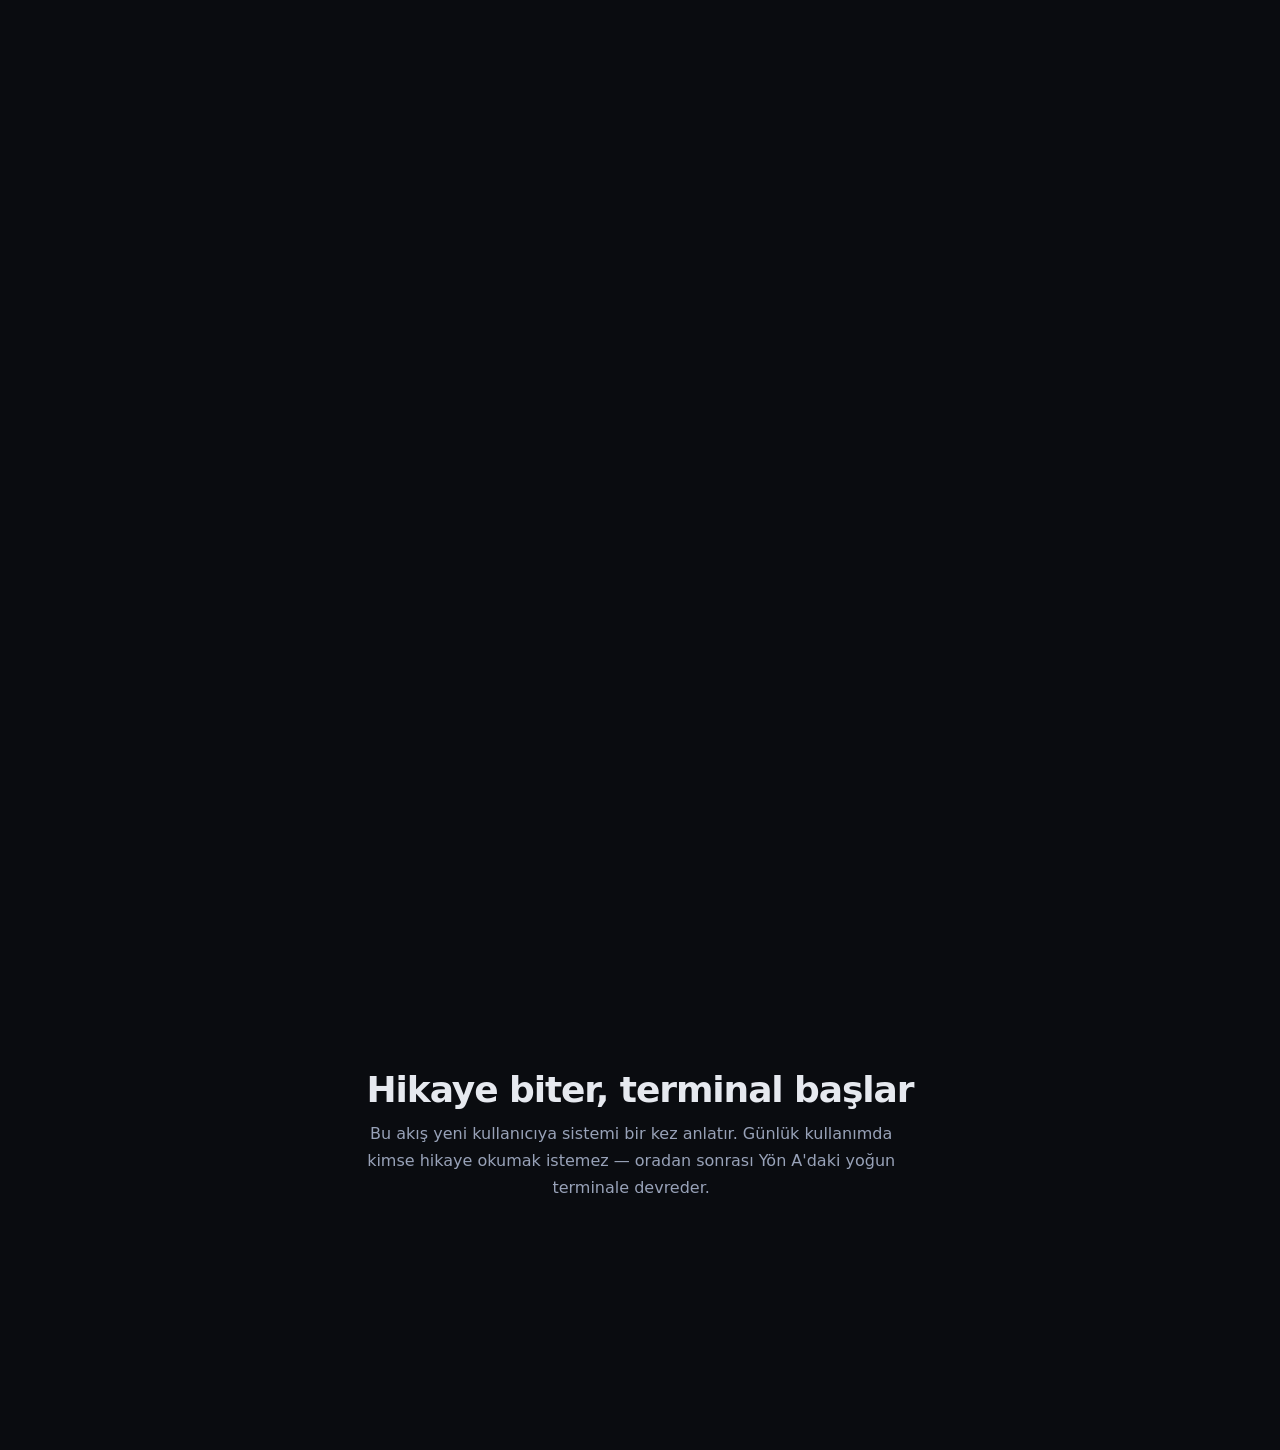
<file: design/02-signal-story.html>
<!-- @dsCard group="Yön B — Sinyal Hikayesi" -->
<!doctype html>
<html lang="tr">
<head>
<meta charset="utf-8">
<meta name="viewport" content="width=device-width, initial-scale=1">
<title>Yön B — Sinyal Hikayesi</title>
<style>
:root{
  --bg:#0A0C10;--surface:#12151C;--raised:#181C25;--line:#232936;
  --fg:#E6E9EF;--fg-dim:#98A2B8;--fg-mute:#5E6880;
  --long:#35D08A;--short:#FF5D6C;--warn:#F5B54A;--brand:#5B8CFF;
  --mono:ui-monospace,"SF Mono",Menlo,Consolas,monospace;
}
*{box-sizing:border-box}
body{margin:0;background:var(--bg);color:var(--fg);
  font-family:"Inter","Segoe UI",system-ui,sans-serif;font-variant-numeric:tabular-nums;
  -webkit-font-smoothing:antialiased;overflow-x:hidden}

/* Sağda ilerleme çubuğu — scroll konumuna bağlı */
.progress{position:fixed;top:0;right:0;width:2px;height:100vh;background:#161B24;z-index:60}
.progress i{display:block;width:100%;height:100%;background:linear-gradient(var(--brand),var(--long));
  transform-origin:top;transform:scaleY(0);
  animation:fill linear both;animation-timeline:scroll(root block)}
@keyframes fill{to{transform:scaleY(1)}}

.stage-label{position:fixed;left:24px;top:24px;z-index:60;font-size:11px;letter-spacing:.14em;
  text-transform:uppercase;color:var(--fg-mute)}

/* Her sahne: uzun bir alan + içinde sabitlenen görsel */
.scene{height:220vh;position:relative}
.sticky{position:sticky;top:0;height:100vh;display:grid;place-items:center;overflow:hidden}
.inner{width:min(1000px,90vw);display:grid;grid-template-columns:1fr 1fr;gap:48px;align-items:center}
@media(max-width:860px){.inner{grid-template-columns:1fr;gap:28px}}
.copy h2{font-size:clamp(26px,3.6vw,40px);letter-spacing:-.035em;margin:0 0 12px;font-weight:650;line-height:1.08}
.copy p{color:var(--fg-dim);font-size:15px;line-height:1.7;margin:0;max-width:44ch}
.step{display:inline-flex;align-items:center;gap:8px;font-size:11px;letter-spacing:.12em;
  text-transform:uppercase;color:var(--brand);margin-bottom:14px;font-weight:640}
.step b{width:20px;height:20px;border-radius:6px;background:rgba(91,140,255,.14);
  display:grid;place-items:center;font-family:var(--mono);font-size:11px}

/* Metinler scroll ile girip çıkar */
.copy,.visual{animation:swap linear both;animation-timeline:view(block);
  animation-range:cover 5% cover 95%}
@keyframes swap{
  0%{opacity:0;transform:translateY(34px)}
  22%,74%{opacity:1;transform:none}
  100%{opacity:0;transform:translateY(-28px)}
}

/* ---------- Sahne 0: giriş ---------- */
.hero{height:100vh;display:grid;place-items:center;text-align:center;position:relative;perspective:1000px}
.hero h1{font-size:clamp(38px,7vw,86px);letter-spacing:-.05em;margin:0;font-weight:680;line-height:.98}
.hero h1 span{background:linear-gradient(100deg,var(--brand),var(--long));-webkit-background-clip:text;
  background-clip:text;color:transparent}
.hero p{color:var(--fg-dim);margin:18px 0 0;font-size:16px}
.mesh{position:absolute;inset:0;z-index:-1;transform-style:preserve-3d;
  background:
    radial-gradient(600px 300px at 50% 45%,rgba(91,140,255,.12),transparent 70%),
    radial-gradient(400px 240px at 70% 60%,rgba(53,208,138,.08),transparent 70%);
  animation:drift linear both;animation-timeline:scroll(root block);animation-range:0 100vh}
@keyframes drift{to{transform:translateZ(160px) rotateX(24deg);opacity:.25}}
.scrollcue{position:absolute;bottom:36px;font-size:12px;color:var(--fg-mute);
  animation:bob 2.2s ease-in-out infinite}
@keyframes bob{50%{transform:translateY(7px)}}

/* ---------- Görsel: izleme listesi ızgarası ---------- */
.tickers{display:grid;grid-template-columns:repeat(3,1fr);gap:10px;transform-style:preserve-3d;
  transform:rotateX(12deg) rotateY(-10deg)}
.tick{background:var(--surface);border:1px solid var(--line);border-radius:12px;padding:14px;
  font-family:var(--mono);font-size:13px;position:relative;overflow:hidden}
.tick small{display:block;color:var(--fg-mute);font-size:10px;margin-top:5px}
.tick::after{content:"";position:absolute;inset:0;background:linear-gradient(90deg,transparent,rgba(91,140,255,.16),transparent);
  transform:translateX(-100%);animation:sweep 2.4s ease-in-out infinite}
.tick:nth-child(2)::after{animation-delay:.2s}.tick:nth-child(3)::after{animation-delay:.4s}
.tick:nth-child(4)::after{animation-delay:.6s}.tick:nth-child(5)::after{animation-delay:.8s}
.tick:nth-child(6)::after{animation-delay:1s}
@keyframes sweep{0%{transform:translateX(-100%)}55%,100%{transform:translateX(100%)}}

/* ---------- Görsel: grafik + perde ---------- */
.chartbox{position:relative;background:var(--surface);border:1px solid var(--line);
  border-radius:16px;overflow:hidden;transform:perspective(1000px) rotateY(-9deg) rotateX(5deg);
  box-shadow:0 40px 90px -50px #000}
canvas{display:block;width:100%;height:270px}
.curtain{position:absolute;inset:0;background:var(--surface);transform-origin:right;
  animation:reveal linear both;animation-timeline:view(block);animation-range:cover 18% cover 55%}
@keyframes reveal{from{transform:scaleX(1)}to{transform:scaleX(0)}}
.overlay{position:absolute;inset:0;opacity:0;
  animation:show linear both;animation-timeline:view(block);animation-range:cover 45% cover 62%}
@keyframes show{to{opacity:1}}
.box{position:absolute;left:52%;top:26%;width:40%;height:44%;border:1.5px dashed var(--brand);
  border-radius:8px;background:rgba(91,140,255,.06)}
.box b{position:absolute;top:-11px;left:8px;background:var(--brand);color:#08111f;font-size:10px;
  padding:2px 7px;border-radius:5px;letter-spacing:.04em}

/* ---------- Görsel: skor birleşimi ---------- */
.scorebox{display:grid;gap:12px}
.sline{display:grid;grid-template-columns:118px 1fr 52px;align-items:center;gap:12px;font-size:12px}
.sline span{color:var(--fg-dim)}
.strack{height:8px;background:#161B24;border-radius:99px;overflow:hidden}
.strack i{display:block;height:100%;border-radius:99px;transform-origin:left;transform:scaleX(0);
  animation:grow linear both;animation-timeline:view(block)}
.sline:nth-child(1) .strack i{animation-range:cover 20% cover 40%}
.sline:nth-child(2) .strack i{animation-range:cover 28% cover 48%}
.sline:nth-child(3) .strack i{animation-range:cover 36% cover 56%}
@keyframes grow{to{transform:scaleX(1)}}
.sline b{font-family:var(--mono);text-align:right}
.total{margin-top:10px;background:var(--raised);border:1px solid #2A3140;border-radius:14px;
  padding:18px;display:flex;align-items:center;gap:16px;
  animation:pop linear both;animation-timeline:view(block);animation-range:cover 52% cover 68%}
@keyframes pop{from{opacity:0;transform:scale(.94)}to{opacity:1;transform:none}}
.total b{font-size:40px;font-weight:660;letter-spacing:-.03em;color:var(--long)}
.total div span{display:block;font-size:11px;letter-spacing:.1em;text-transform:uppercase;color:var(--fg-mute)}
.total div p{margin:3px 0 0;font-size:13px;color:var(--fg-dim)}

/* ---------- Görsel: telefon bildirimi ---------- */
.phone{width:280px;margin:0 auto;background:#05070B;border:8px solid #1A1F29;border-radius:38px;
  padding:56px 12px 26px;position:relative;
  transform:perspective(900px) rotateY(-12deg) rotateX(4deg);box-shadow:0 50px 90px -40px #000}
.phone::before{content:"";position:absolute;top:16px;left:50%;transform:translateX(-50%);
  width:82px;height:5px;border-radius:99px;background:#252B36}
.notif{background:#171B22;border-radius:16px;padding:13px;
  animation:drop linear both;animation-timeline:view(block);animation-range:cover 34% cover 52%}
@keyframes drop{from{opacity:0;transform:translateY(-26px) scale(.96)}to{opacity:1;transform:none}}
.nhead{display:flex;align-items:center;gap:7px;font-size:11px;color:var(--fg-mute);margin-bottom:8px}
.tg{width:15px;height:15px;border-radius:50%;background:#2AABEE}
.notif h4{margin:0 0 7px;font-size:13.5px;font-weight:640;letter-spacing:-.01em}
.mini{height:64px;border-radius:9px;background:linear-gradient(180deg,#101720,#0C1119);
  border:1px solid #232936;margin-bottom:8px;position:relative;overflow:hidden}
.mini svg{position:absolute;inset:0}
.notif dl{margin:0;display:grid;grid-template-columns:auto auto;gap:3px 10px;font-size:11px}
.notif dt{color:var(--fg-mute)}
.notif dd{margin:0;font-family:var(--mono);text-align:right}
.once{text-align:center;font-size:11px;color:var(--fg-mute);margin-top:14px}

/* ---------- Kapanış ---------- */
.end{min-height:70vh;display:grid;place-items:center;text-align:center;padding:60px 20px}
.end h2{font-size:clamp(24px,3.4vw,36px);letter-spacing:-.03em;margin:0 0 10px;font-weight:650}
.end p{color:var(--fg-dim);max-width:52ch;line-height:1.7;margin:0}

@media(prefers-reduced-motion:reduce){
  *{animation:none!important}
  .curtain{display:none}.overlay{opacity:1}.strack i,.progress i{transform:none}
}
</style>
</head>
<body>

<div class="progress"><i></i></div>
<div class="stage-label">sinyal hikayesi</div>

<section class="hero">
  <div class="mesh"></div>
  <div>
    <h1>Bir sinyal<br><span>nasıl doğar?</span></h1>
    <p>Altı sembol. Dört dakika. Tek bildirim.</p>
  </div>
  <div class="scrollcue">↓ kaydır</div>
</section>

<!-- 1 -->
<section class="scene">
  <div class="sticky"><div class="inner">
    <div class="copy">
      <div class="step"><b>1</b> tarama</div>
      <h2>Piyasa eşzamanlı taranır</h2>
      <p>İzleme listesindeki her sembol paralel çekilir. Biri hata verirse tarama durmaz —
      o sembol atlanır, diğerleri sürer.</p>
    </div>
    <div class="visual">
      <div class="tickers">
        <div class="tick">GARAN.IS<small>1h · 981 mum</small></div>
        <div class="tick">ASELS.IS<small>1h · 981 mum</small></div>
        <div class="tick">KCHOL.IS<small>1h · 964 mum</small></div>
        <div class="tick">GOOGL<small>1h · 1002 mum</small></div>
        <div class="tick">AMD<small>1h · 1002 mum</small></div>
        <div class="tick">EREGL.IS<small>1h · 958 mum</small></div>
      </div>
    </div>
  </div></div>
</section>

<!-- 2 -->
<section class="scene">
  <div class="sticky"><div class="inner">
    <div class="copy">
      <div class="step"><b>2</b> formasyon</div>
      <h2>Grafik okunur,<br>formasyon aranır</h2>
      <p>Mumlar bellekte görüntüye dönüşür ve pivot analizi ile taranır. Diske tek bir dosya
      yazılmaz — grafik yalnızca RAM'de yaşar.</p>
    </div>
    <div class="visual">
      <div class="chartbox">
        <canvas id="c" width="820" height="270"></canvas>
        <div class="overlay">
          <div class="box"><b>yükselen üçgen · 0.83</b></div>
        </div>
        <div class="curtain"></div>
      </div>
    </div>
  </div></div>
</section>

<!-- 3 -->
<section class="scene">
  <div class="sticky"><div class="inner">
    <div class="copy">
      <div class="step"><b>3</b> skorlama</div>
      <h2>Üç kaynak<br>tek skora iner</h2>
      <p>Formasyon güveni tek başına yetmez. İndikatör teyidi ve haber duyarlılığı yönle
      hizalanır; ağırlıklı toplam 0–1 aralığına normalize edilir.</p>
    </div>
    <div class="visual">
      <div class="scorebox">
        <div class="sline"><span>Formasyon ×0.5</span>
          <div class="strack"><i style="width:83%;background:var(--brand)"></i></div><b>0.83</b></div>
        <div class="sline"><span>İndikatör ×0.2</span>
          <div class="strack"><i style="width:71%;background:var(--long)"></i></div><b>+0.41</b></div>
        <div class="sline"><span>Haber ×0.3</span>
          <div class="strack"><i style="width:76%;background:var(--long)"></i></div><b>+0.52</b></div>
        <div class="total">
          <b>0.74</b>
          <div><span>final skor</span><p>0.60 eşiğinin üzerinde — bildirim gönderilir</p></div>
        </div>
      </div>
    </div>
  </div></div>
</section>

<!-- 4 -->
<section class="scene">
  <div class="sticky"><div class="inner">
    <div class="copy">
      <div class="step"><b>4</b> bildirim</div>
      <h2>Telefonda<br>tek satır</h2>
      <p>Aynı sembol ve formasyon için dört saat boyunca ikinci bir bildirim gitmez.
      Birincil kanal başarılıysa yedek kanal hiç denenmez.</p>
    </div>
    <div class="visual">
      <div class="phone">
        <div class="notif">
          <div class="nhead"><span class="tg"></span> Command Center · şimdi</div>
          <h4>📈 GARAN.IS — Yükselen Üçgen (LONG)</h4>
          <div class="mini">
            <svg viewBox="0 0 240 64" preserveAspectRatio="none">
              <polyline points="0,48 24,44 48,46 72,38 96,40 120,31 144,33 168,24 192,26 216,15 240,10"
                fill="none" stroke="#35D08A" stroke-width="2"/>
              <polyline points="0,58 240,58" stroke="#232936" stroke-width="1"/>
            </svg>
          </div>
          <dl>
            <dt>Skor</dt><dd>0.74</dd>
            <dt>Güven</dt><dd>%83</dd>
            <dt>Fiyat</dt><dd>141.20</dd>
          </dl>
        </div>
        <p class="once">tekrar bildirim yok · 4 sa cooldown</p>
      </div>
    </div>
  </div></div>
</section>

<section class="end">
  <div>
    <h2>Hikaye biter, terminal başlar</h2>
    <p>Bu akış yeni kullanıcıya sistemi bir kez anlatır. Günlük kullanımda kimse hikaye
    okumak istemez — oradan sonrası Yön A'daki yoğun terminale devreder.</p>
  </div>
</section>

<script>
(function(){
  const cv=document.getElementById('c'),ctx=cv.getContext('2d');
  const W=cv.width,H=cv.height,N=58,pad=14;
  let s=11;const rnd=()=>(s=(s*16807)%2147483647)/2147483647;
  const bars=[];let px=100;
  for(let i=0;i<N;i++){
    const o=px,c=o+(rnd()-.40)*3+i/N*1.6;
    bars.push({o,c,h:Math.max(o,c)+rnd()*1.5,l:Math.min(o,c)-rnd()*1.5});px=c;
  }
  const hi=Math.max(...bars.map(b=>b.h)),lo=Math.min(...bars.map(b=>b.l));
  const y=v=>pad+(hi-v)/(hi-lo)*(H-pad*2),bw=(W-pad*2)/N;
  ctx.strokeStyle='#1B212C';
  for(let i=0;i<4;i++){const yy=pad+i*(H-pad*2)/3;ctx.beginPath();ctx.moveTo(pad,yy);ctx.lineTo(W-pad,yy);ctx.stroke();}
  bars.forEach((b,i)=>{
    const x=pad+i*bw+bw/2,up=b.c>=b.o;
    ctx.strokeStyle=ctx.fillStyle=up?'#35D08A':'#FF5D6C';
    ctx.beginPath();ctx.moveTo(x,y(b.h));ctx.lineTo(x,y(b.l));ctx.stroke();
    ctx.fillRect(x-bw*.3,y(Math.max(b.o,b.c)),bw*.6,Math.max(1,Math.abs(y(b.o)-y(b.c))));
  });
})();
</script>
</body>
</html>
</file>
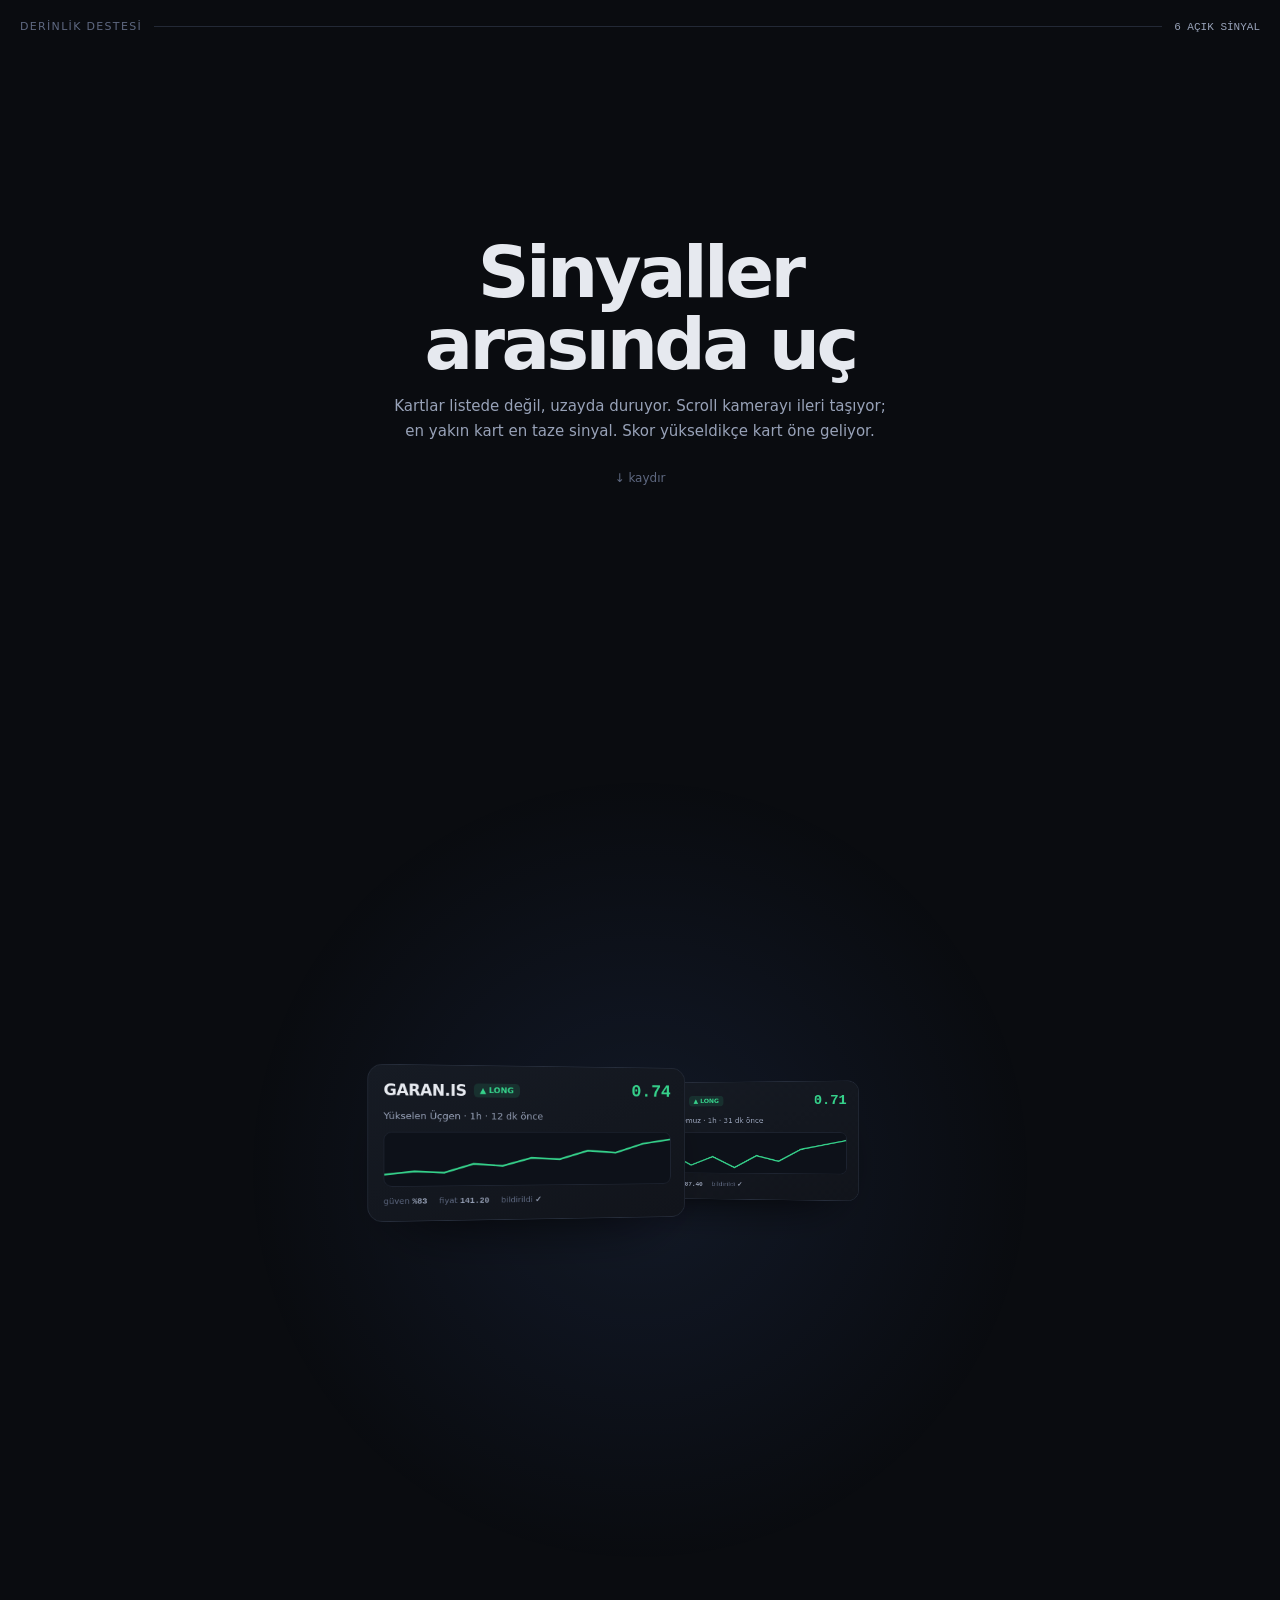
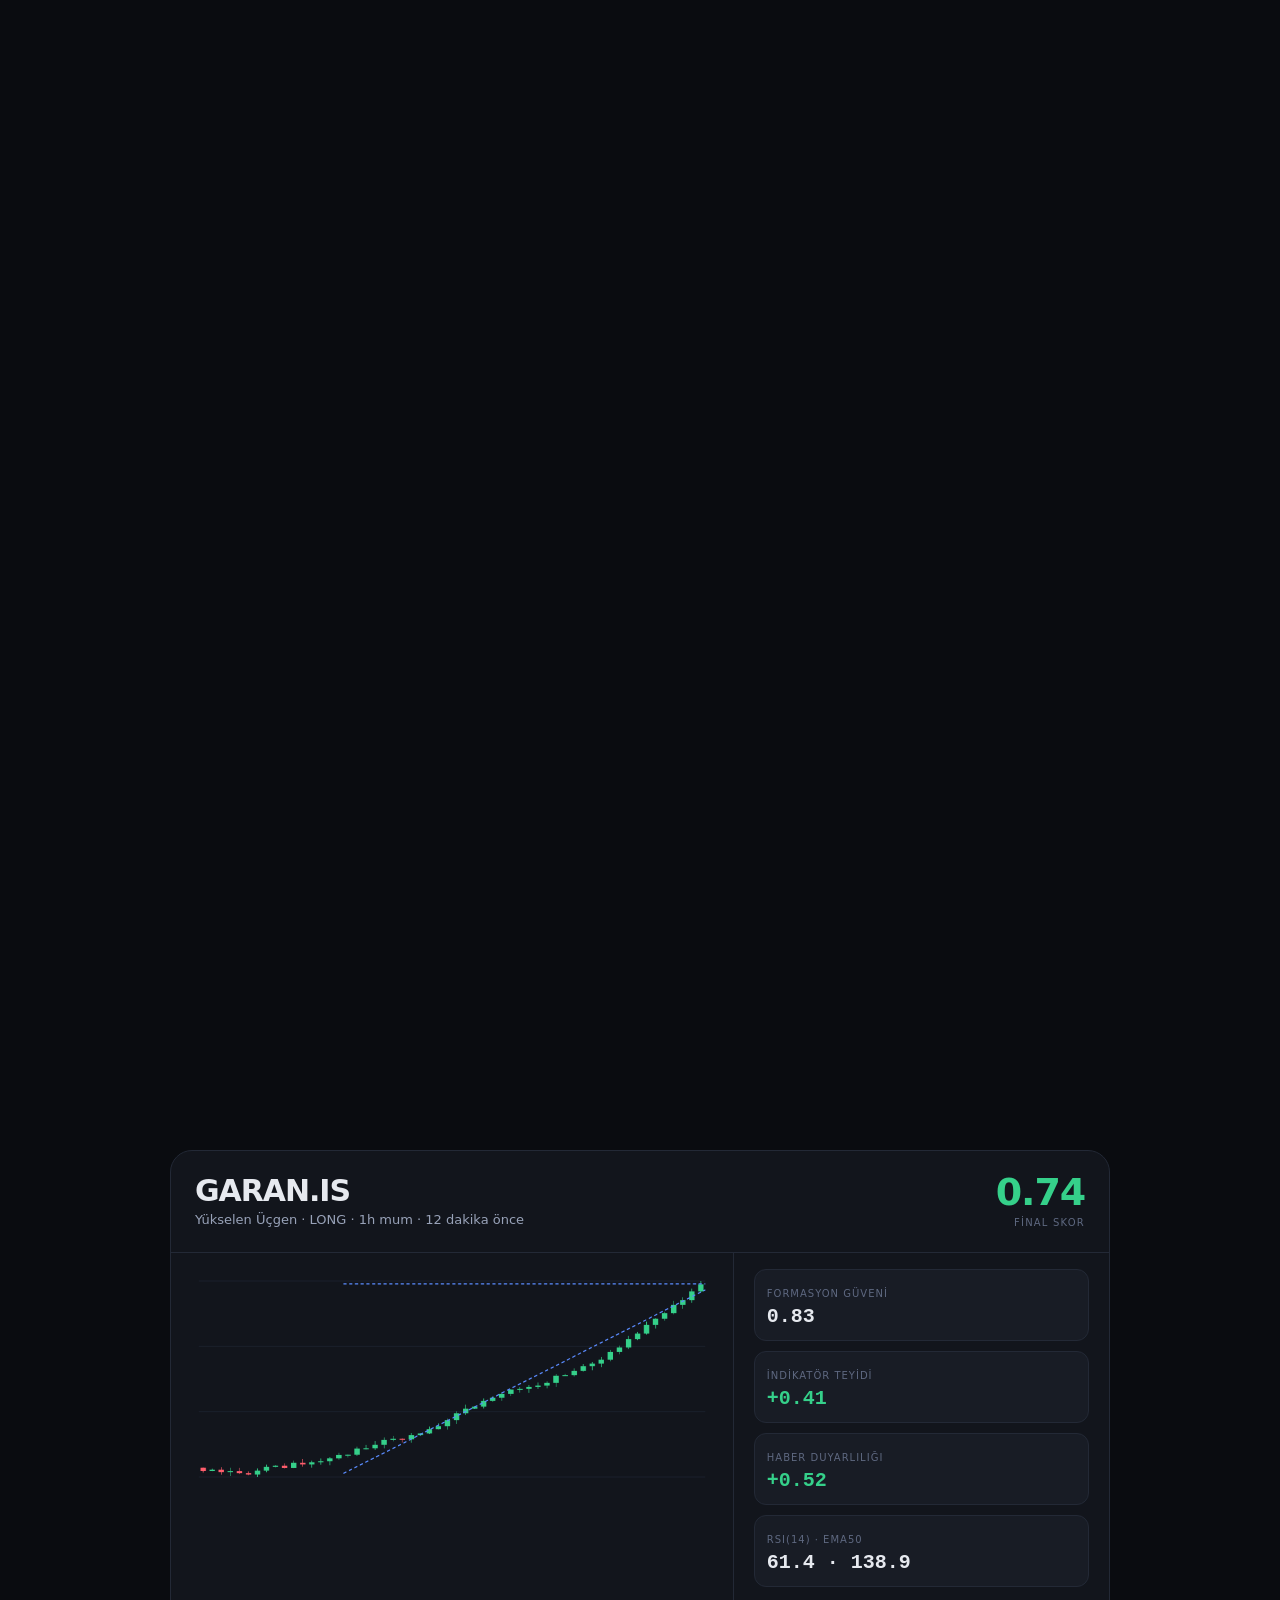
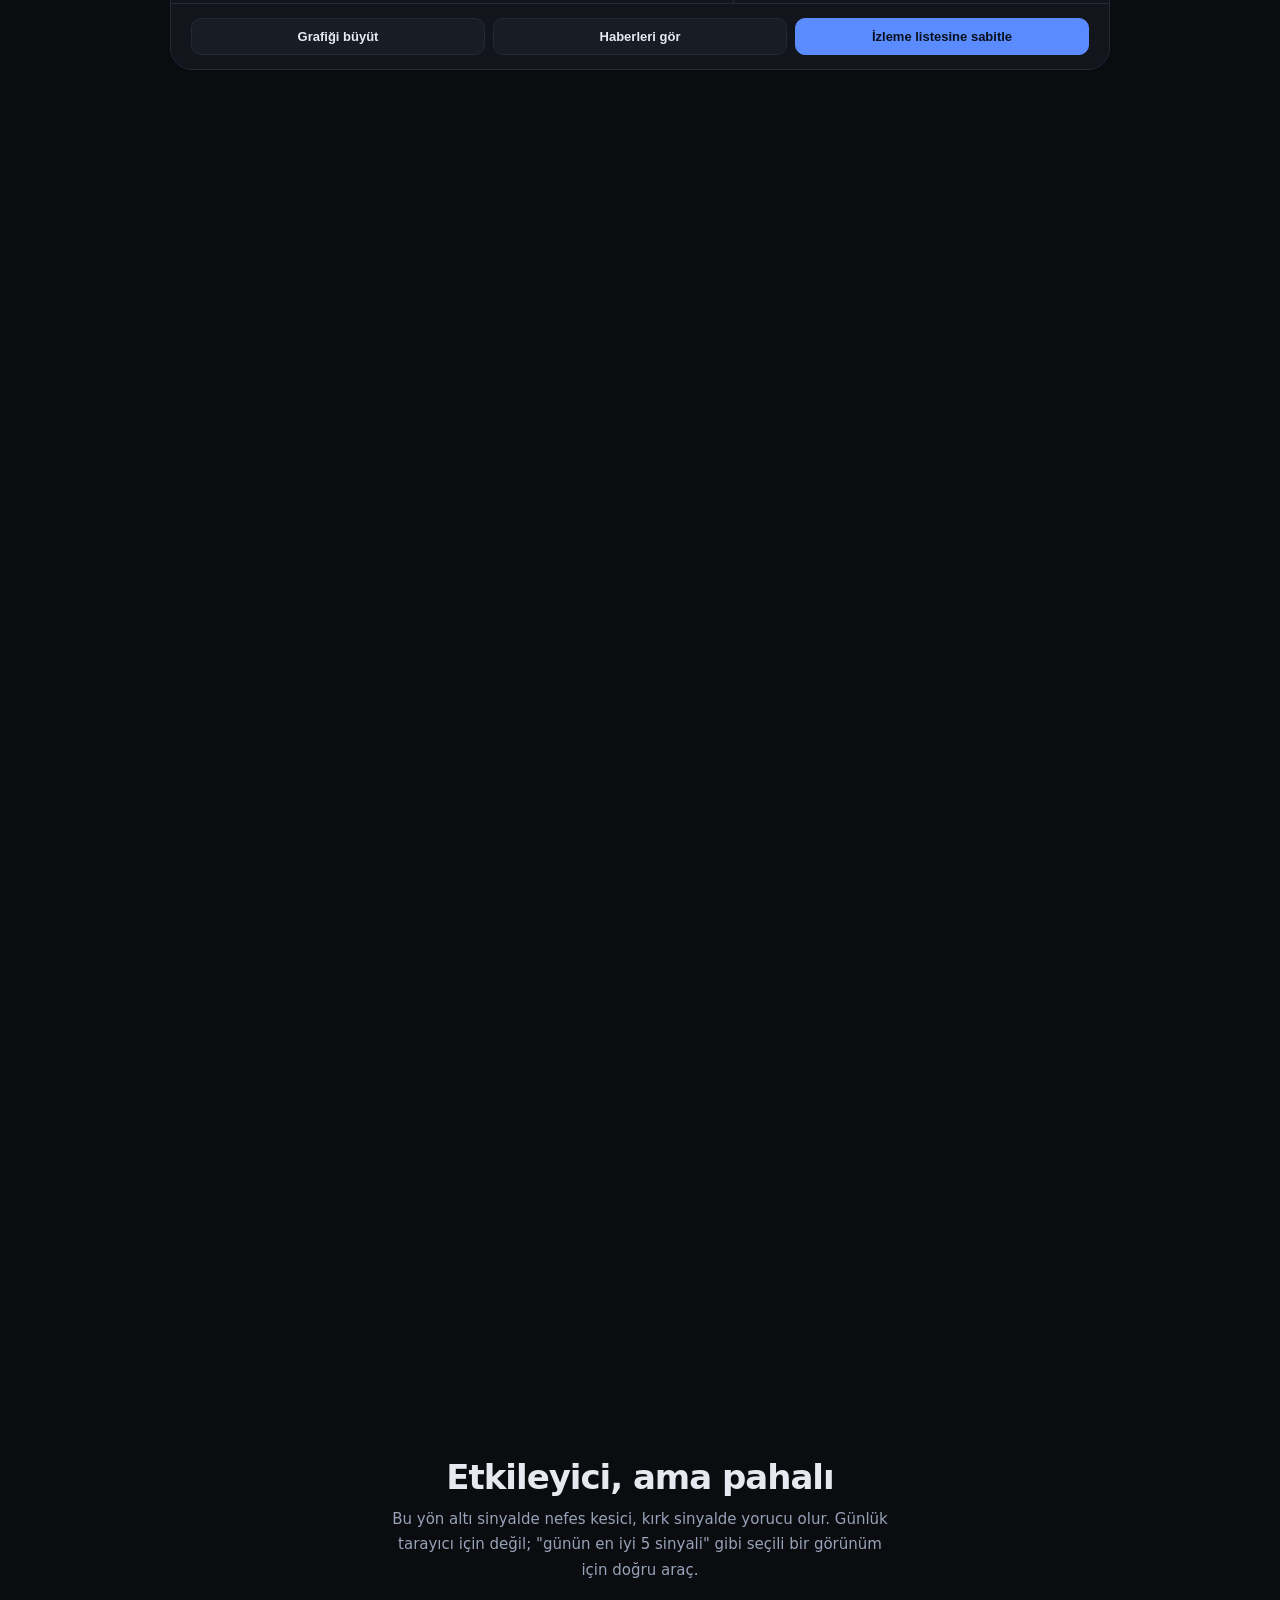
<file: design/03-depth-deck.html>
<!-- @dsCard group="Yön C — Derinlik Destesi" -->
<!doctype html>
<html lang="tr">
<head>
<meta charset="utf-8">
<meta name="viewport" content="width=device-width, initial-scale=1">
<title>Yön C — Derinlik Destesi</title>
<style>
:root{
  --bg:#0A0C10;--surface:#12151C;--raised:#181C25;--line:#232936;
  --fg:#E6E9EF;--fg-dim:#98A2B8;--fg-mute:#5E6880;
  --long:#35D08A;--short:#FF5D6C;--warn:#F5B54A;--brand:#5B8CFF;
  --mono:ui-monospace,"SF Mono",Menlo,Consolas,monospace;
}
*{box-sizing:border-box}
body{margin:0;background:var(--bg);color:var(--fg);
  font-family:"Inter","Segoe UI",system-ui,sans-serif;font-variant-numeric:tabular-nums;
  -webkit-font-smoothing:antialiased;overflow-x:hidden}

.hud{position:fixed;inset:20px 20px auto 20px;z-index:70;display:flex;align-items:center;gap:12px;
  pointer-events:none;font-size:11px;letter-spacing:.12em;text-transform:uppercase;color:var(--fg-mute)}
.hud .sep{flex:1;height:1px;background:var(--line)}
.counter{font-family:var(--mono);color:var(--fg-dim);letter-spacing:0}

/* ---------------- Uçuş alanı ---------------- */
.flight{height:560vh;position:relative}
.viewport{position:sticky;top:0;height:100vh;perspective:1100px;perspective-origin:50% 46%;
  display:grid;place-items:center;overflow:hidden}
.glow{position:absolute;width:900px;height:900px;border-radius:50%;pointer-events:none;
  background:radial-gradient(circle,rgba(91,140,255,.10),transparent 62%)}

.deck{position:absolute;transform-style:preserve-3d;
  animation:fly linear both;animation-timeline:scroll(root block);animation-range:2% 86%}
@keyframes fly{from{transform:translateZ(0)}to{transform:translateZ(2760px)}}

/* Kartlar z ekseninde dizili; kamera içlerinden geçiyor */
.card{position:absolute;width:440px;margin:-130px 0 0 -220px;left:50%;top:50%;
  background:linear-gradient(160deg,#161B24,#11141B);
  border:1px solid #262D3B;border-radius:20px;padding:20px;
  box-shadow:0 40px 90px -50px #000;backface-visibility:hidden;
  animation:hold linear both;animation-timeline:scroll(root block)}
@keyframes hold{0%{opacity:0}12%{opacity:1}72%{opacity:1}100%{opacity:0}}
.card:nth-child(1){transform:translateZ(-420px)  translateX(-150px) rotateY( 13deg);animation-range:2%  20%}
.card:nth-child(2){transform:translateZ(-880px)  translateX( 170px) rotateY(-13deg);animation-range:10% 32%}
.card:nth-child(3){transform:translateZ(-1340px) translateX(-120px) rotateY( 10deg);animation-range:22% 44%}
.card:nth-child(4){transform:translateZ(-1800px) translateX( 150px) rotateY(-11deg);animation-range:34% 56%}
.card:nth-child(5){transform:translateZ(-2260px) translateX(-160px) rotateY( 12deg);animation-range:46% 68%}
.card:nth-child(6){transform:translateZ(-2720px) translateX( 130px) rotateY(-9deg); animation-range:58% 84%}

.chead{display:flex;align-items:center;gap:10px;margin-bottom:14px}
.tk{font-size:21px;font-weight:650;letter-spacing:-.025em}
.dir{font-size:11px;font-weight:640;padding:3px 8px;border-radius:6px}
.long{color:var(--long);background:rgba(53,208,138,.12)}
.short{color:var(--short);background:rgba(255,93,108,.12)}
.chead .sc{margin-left:auto;font-family:var(--mono);font-size:24px;font-weight:640}
.pattern{color:var(--fg-dim);font-size:13px;margin:0 0 14px}
.spark{height:74px;border-radius:11px;background:#0D1119;border:1px solid #1E2431;overflow:hidden;position:relative}
.spark svg{position:absolute;inset:0;width:100%;height:100%}
.foot{display:flex;gap:16px;margin-top:13px;font-size:11px;color:var(--fg-mute)}
.foot b{color:var(--fg-dim);font-family:var(--mono)}

/* ---------------- 3D -> 2D düzleşme ---------------- */
.landing{height:200vh;position:relative}
.land-sticky{position:sticky;top:0;height:100vh;display:grid;place-items:center;perspective:1200px;padding:0 20px}
.flat{width:min(940px,94vw);transform-style:preserve-3d;
  animation:flatten linear both;animation-timeline:view(block);animation-range:cover 6% cover 52%}
@keyframes flatten{
  from{transform:perspective(1200px) rotateX(26deg) rotateY(-14deg) translateZ(-320px);opacity:0}
  to{transform:perspective(1200px) rotateX(0) rotateY(0) translateZ(0);opacity:1}
}
.sheet{background:var(--surface);border:1px solid var(--line);border-radius:22px;overflow:hidden}
.sheet-top{display:flex;align-items:flex-start;gap:16px;padding:22px 24px;border-bottom:1px solid var(--line)}
.sheet-top h2{margin:0;font-size:30px;letter-spacing:-.035em;font-weight:660}
.sheet-top p{margin:4px 0 0;color:var(--fg-dim);font-size:13px}
.big{margin-left:auto;text-align:right}
.big b{display:block;font-size:38px;font-weight:660;letter-spacing:-.03em;color:var(--long);line-height:1}
.big span{font-size:10px;letter-spacing:.12em;text-transform:uppercase;color:var(--fg-mute)}
.sheet-body{display:grid;grid-template-columns:1.5fr 1fr;gap:0}
@media(max-width:820px){.sheet-body{grid-template-columns:1fr}}
.chartwrap{padding:16px 20px;border-right:1px solid var(--line)}
canvas{display:block;width:100%;height:220px}
.side{padding:16px 20px;display:grid;gap:10px;align-content:start}
.metric{background:var(--raised);border:1px solid var(--line);border-radius:12px;padding:12px}
.metric span{font-size:10px;letter-spacing:.1em;text-transform:uppercase;color:var(--fg-mute)}
.metric b{display:block;font-size:20px;margin-top:4px;font-weight:640;font-family:var(--mono)}
.actions{display:flex;gap:8px;padding:14px 20px;border-top:1px solid var(--line)}
.btn{flex:1;text-align:center;padding:10px;border-radius:10px;font-size:13px;font-weight:600;
  border:1px solid var(--line);background:var(--raised);color:var(--fg);cursor:pointer}
.btn.primary{background:var(--brand);border-color:var(--brand);color:#07101F}

.intro,.outro{min-height:80vh;display:grid;place-items:center;text-align:center;padding:80px 22px}
.intro h1{font-size:clamp(34px,6vw,72px);letter-spacing:-.05em;margin:0 0 14px;font-weight:680;line-height:1}
.intro p,.outro p{color:var(--fg-dim);font-size:15px;line-height:1.7;max-width:52ch;margin:0 auto}
.outro h2{font-size:clamp(22px,3.2vw,34px);letter-spacing:-.03em;margin:0 0 10px;font-weight:650}
.cue{margin-top:26px;font-size:12px;color:var(--fg-mute);animation:bob 2.2s ease-in-out infinite}
@keyframes bob{50%{transform:translateY(7px)}}

@media(prefers-reduced-motion:reduce){
  *{animation:none!important}
  .flight{height:auto}.viewport{position:static;height:auto;padding:40px 0;display:grid;gap:16px}
  .card{position:static;margin:0 auto;transform:none;opacity:1}
  .flat{transform:none;opacity:1}
}
</style>
</head>
<body>

<div class="hud"><span>derinlik destesi</span><span class="sep"></span><span class="counter">6 açık sinyal</span></div>

<section class="intro">
  <div>
    <h1>Sinyaller<br>arasında uç</h1>
    <p>Kartlar listede değil, uzayda duruyor. Scroll kamerayı ileri taşıyor; en yakın kart
    en taze sinyal. Skor yükseldikçe kart öne geliyor.</p>
    <div class="cue">↓ kaydır</div>
  </div>
</section>

<section class="flight">
  <div class="viewport">
    <div class="glow"></div>
    <div class="deck">

      <article class="card">
        <div class="chead"><span class="tk">GARAN.IS</span><span class="dir long">▲ LONG</span>
          <span class="sc" style="color:var(--long)">0.74</span></div>
        <p class="pattern">Yükselen Üçgen · 1h · 12 dk önce</p>
        <div class="spark"><svg viewBox="0 0 400 74" preserveAspectRatio="none">
          <polyline points="0,58 40,54 80,56 120,44 160,47 200,36 240,38 280,26 320,29 360,16 400,10"
            fill="none" stroke="#35D08A" stroke-width="2.5"/></svg></div>
        <div class="foot"><span>güven <b>%83</b></span><span>fiyat <b>141.20</b></span><span>bildirildi <b>✓</b></span></div>
      </article>

      <article class="card">
        <div class="chead"><span class="tk">KCHOL.IS</span><span class="dir long">▲ LONG</span>
          <span class="sc" style="color:var(--long)">0.71</span></div>
        <p class="pattern">Ters Omuz Baş Omuz · 1h · 31 dk önce</p>
        <div class="spark"><svg viewBox="0 0 400 74" preserveAspectRatio="none">
          <polyline points="0,30 40,46 80,38 120,60 160,44 200,64 240,42 280,52 320,30 360,22 400,14"
            fill="none" stroke="#35D08A" stroke-width="2.5"/></svg></div>
        <div class="foot"><span>güven <b>%77</b></span><span>fiyat <b>187.40</b></span><span>bildirildi <b>✓</b></span></div>
      </article>

      <article class="card">
        <div class="chead"><span class="tk">GOOGL</span><span class="dir long">▲ LONG</span>
          <span class="sc" style="color:var(--long)">0.70</span></div>
        <p class="pattern">Çift Dip · 1h · 33 dk önce</p>
        <div class="spark"><svg viewBox="0 0 400 74" preserveAspectRatio="none">
          <polyline points="0,24 50,44 100,62 150,46 200,40 250,60 300,44 350,28 400,18"
            fill="none" stroke="#35D08A" stroke-width="2.5"/></svg></div>
        <div class="foot"><span>güven <b>%79</b></span><span>fiyat <b>208.10</b></span><span>bildirildi <b>✓</b></span></div>
      </article>

      <article class="card">
        <div class="chead"><span class="tk">ASELS.IS</span><span class="dir short">▼ SHORT</span>
          <span class="sc" style="color:var(--warn)">0.64</span></div>
        <p class="pattern">Alçalan Üçgen · 1h · 4 sa önce</p>
        <div class="spark"><svg viewBox="0 0 400 74" preserveAspectRatio="none">
          <polyline points="0,14 40,28 80,20 120,38 160,30 200,46 240,38 280,54 320,48 360,60 400,58"
            fill="none" stroke="#FF5D6C" stroke-width="2.5"/></svg></div>
        <div class="foot"><span>güven <b>%79</b></span><span>fiyat <b>92.85</b></span><span>cooldown <b>—</b></span></div>
      </article>

      <article class="card">
        <div class="chead"><span class="tk">EREGL.IS</span><span class="dir short">▼ SHORT</span>
          <span class="sc" style="color:var(--warn)">0.58</span></div>
        <p class="pattern">Çift Tepe · 1h · 35 dk önce</p>
        <div class="spark"><svg viewBox="0 0 400 74" preserveAspectRatio="none">
          <polyline points="0,50 50,26 100,12 150,30 200,36 250,14 300,30 350,48 400,58"
            fill="none" stroke="#FF5D6C" stroke-width="2.5"/></svg></div>
        <div class="foot"><span>güven <b>%65</b></span><span>fiyat <b>28.94</b></span><span>eşik altı <b>—</b></span></div>
      </article>

      <article class="card">
        <div class="chead"><span class="tk">AMD</span><span class="dir long">▲ LONG</span>
          <span class="sc" style="color:var(--warn)">0.57</span></div>
        <p class="pattern">Ters Omuz Baş Omuz · 1h · 36 dk önce</p>
        <div class="spark"><svg viewBox="0 0 400 74" preserveAspectRatio="none">
          <polyline points="0,34 40,50 80,42 120,62 160,48 200,66 240,46 280,54 320,36 360,32 400,26"
            fill="none" stroke="#35D08A" stroke-width="2.5"/></svg></div>
        <div class="foot"><span>güven <b>%63</b></span><span>fiyat <b>164.55</b></span><span>eşik altı <b>—</b></span></div>
      </article>

    </div>
  </div>
</section>

<!-- Uçuş biter, seçilen kart 2D panele düzleşir -->
<section class="landing">
  <div class="land-sticky">
    <div class="flat">
      <div class="sheet">
        <div class="sheet-top">
          <div>
            <h2>GARAN.IS</h2>
            <p>Yükselen Üçgen · LONG · 1h mum · 12 dakika önce</p>
          </div>
          <div class="big"><b>0.74</b><span>final skor</span></div>
        </div>
        <div class="sheet-body">
          <div class="chartwrap"><canvas id="c" width="820" height="220"></canvas></div>
          <div class="side">
            <div class="metric"><span>Formasyon güveni</span><b>0.83</b></div>
            <div class="metric"><span>İndikatör teyidi</span><b style="color:var(--long)">+0.41</b></div>
            <div class="metric"><span>Haber duyarlılığı</span><b style="color:var(--long)">+0.52</b></div>
            <div class="metric"><span>RSI(14) · EMA50</span><b>61.4 · 138.9</b></div>
          </div>
        </div>
        <div class="actions">
          <button class="btn">Grafiği büyüt</button>
          <button class="btn">Haberleri gör</button>
          <button class="btn primary">İzleme listesine sabitle</button>
        </div>
      </div>
    </div>
  </div>
</section>

<section class="outro">
  <div>
    <h2>Etkileyici, ama pahalı</h2>
    <p>Bu yön altı sinyalde nefes kesici, kırk sinyalde yorucu olur. Günlük tarayıcı için değil;
    "günün en iyi 5 sinyali" gibi seçili bir görünüm için doğru araç.</p>
  </div>
</section>

<script>
(function(){
  const cv=document.getElementById('c'),ctx=cv.getContext('2d');
  const W=cv.width,H=cv.height,N=56,pad=12;
  let s=23;const rnd=()=>(s=(s*16807)%2147483647)/2147483647;
  const bars=[];let px=100;
  for(let i=0;i<N;i++){const o=px,c=o+(rnd()-.40)*2.8+i/N*1.5;
    bars.push({o,c,h:Math.max(o,c)+rnd()*1.4,l:Math.min(o,c)-rnd()*1.4});px=c;}
  const hi=Math.max(...bars.map(b=>b.h)),lo=Math.min(...bars.map(b=>b.l));
  const y=v=>pad+(hi-v)/(hi-lo)*(H-pad*2),bw=(W-pad*2)/N;
  ctx.strokeStyle='#1B212C';
  for(let i=0;i<4;i++){const yy=pad+i*(H-pad*2)/3;ctx.beginPath();ctx.moveTo(pad,yy);ctx.lineTo(W-pad,yy);ctx.stroke();}
  bars.forEach((b,i)=>{const x=pad+i*bw+bw/2,up=b.c>=b.o;
    ctx.strokeStyle=ctx.fillStyle=up?'#35D08A':'#FF5D6C';
    ctx.beginPath();ctx.moveTo(x,y(b.h));ctx.lineTo(x,y(b.l));ctx.stroke();
    ctx.fillRect(x-bw*.3,y(Math.max(b.o,b.c)),bw*.6,Math.max(1,Math.abs(y(b.o)-y(b.c))));});
  ctx.setLineDash([5,4]);ctx.strokeStyle='#5B8CFF';ctx.lineWidth=1.3;
  ctx.beginPath();ctx.moveTo(pad+bw*16,y(hi-1));ctx.lineTo(W-pad,y(hi-1));ctx.stroke();
  ctx.beginPath();ctx.moveTo(pad+bw*16,y(lo+1.2));ctx.lineTo(W-pad,y(hi-3));ctx.stroke();
})();
</script>
</body>
</html>
</file>
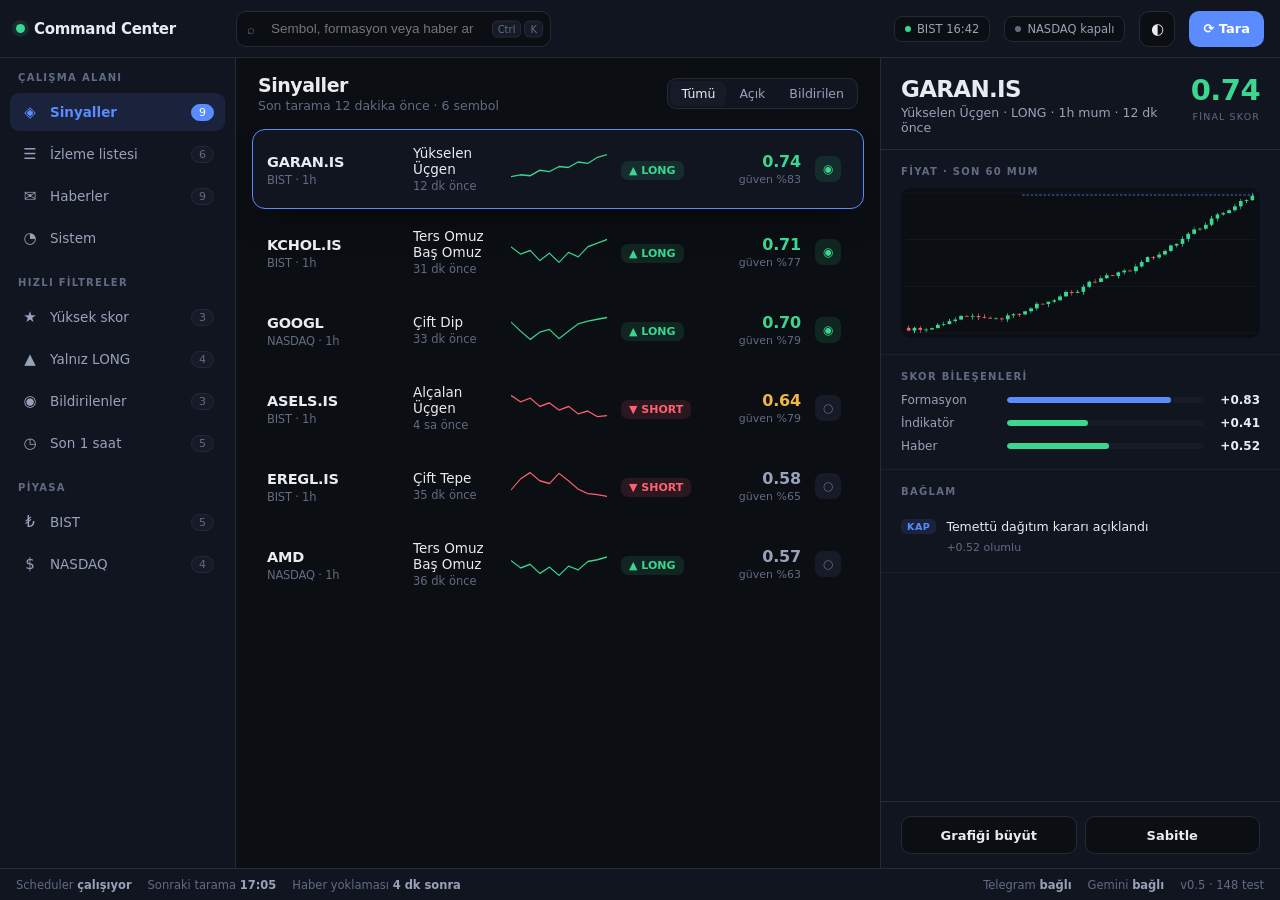
<file: design/04-panel.html>
<!-- @dsCard group="Yön A2 — Panel" -->
<!doctype html>
<html lang="tr" data-theme="dark">
<head>
<meta charset="utf-8">
<meta name="viewport" content="width=device-width, initial-scale=1">
<title>Yön A2 — Panel</title>
<style>
/* ============ TEMA ============ */
:root{
  --bg:#0B0E13; --panel:#111520; --raised:#161B27; --hover:#1B2130;
  --line:#232A38; --line-soft:#1B212C;
  --fg:#E8EBF2; --fg-dim:#98A2B8; --fg-mute:#616C82;
  --long:#3BD68F; --short:#FF6070; --warn:#F2B544; --brand:#5B8CFF;
  --long-bg:rgba(59,214,143,.12); --short-bg:rgba(255,96,112,.12);
  --brand-bg:rgba(91,140,255,.12);
  --shadow:0 18px 44px -22px rgba(0,0,0,.9);
  --grid:#1C2330;
}
:root[data-theme="light"]{
  --bg:#F4F6FA; --panel:#FFFFFF; --raised:#FFFFFF; --hover:#F0F3F9;
  --line:#E2E7F0; --line-soft:#EDF1F7;
  --fg:#121722; --fg-dim:#5A6479; --fg-mute:#8A94A8;
  --long:#0F9D63; --short:#DC3545; --warn:#B87A0A; --brand:#3366E0;
  --long-bg:rgba(15,157,99,.10); --short-bg:rgba(220,53,69,.09);
  --brand-bg:rgba(51,102,224,.09);
  --shadow:0 12px 32px -18px rgba(20,30,60,.28);
  --grid:#EEF1F7;
}
*{box-sizing:border-box}
html,body{height:100%}
body{
  margin:0;background:var(--bg);color:var(--fg);overflow:hidden;
  font-family:"Inter","Segoe UI",system-ui,-apple-system,sans-serif;
  font-variant-numeric:tabular-nums;-webkit-font-smoothing:antialiased;
  transition:background .25s ease,color .25s ease;
}
button{font:inherit;color:inherit;cursor:pointer}
::-webkit-scrollbar{width:10px;height:10px}
::-webkit-scrollbar-thumb{background:var(--line);border-radius:99px;border:3px solid transparent;background-clip:content-box}
::-webkit-scrollbar-thumb:hover{background:var(--fg-mute);background-clip:content-box}

/* ============ UYGULAMA IZGARASI ============ */
.app{height:100%;display:grid;
  grid-template-columns:236px minmax(0,1fr) 400px;
  grid-template-rows:58px minmax(0,1fr) 32px}
@media(max-width:1240px){.app{grid-template-columns:64px minmax(0,1fr) 340px}
  .side .lbl,.side h3{display:none}.side .nav b{margin:0}}
@media(max-width:980px){.app{grid-template-columns:64px minmax(0,1fr)}.detail{display:none}}

/* ---- üst bar ---- */
.top{grid-column:1/-1;display:flex;align-items:center;gap:14px;padding:0 16px;
  background:var(--panel);border-bottom:1px solid var(--line)}
.logo{display:flex;align-items:center;gap:9px;font-weight:650;letter-spacing:-.02em;font-size:15px;width:206px}
.dot{width:9px;height:9px;border-radius:50%;background:var(--long);box-shadow:0 0 0 4px var(--long-bg)}
@media(max-width:1240px){.logo{width:auto}.logo span:last-child{display:none}}

.search{flex:1;max-width:520px;position:relative}
.search input{width:100%;height:36px;border-radius:10px;border:1px solid var(--line);
  background:var(--bg);color:var(--fg);padding:0 76px 0 34px;font-size:13.5px;outline:none;
  transition:border-color .15s,box-shadow .15s}
.search input:focus{border-color:var(--brand);box-shadow:0 0 0 3px var(--brand-bg)}
.search .ic{position:absolute;left:11px;top:50%;transform:translateY(-50%);color:var(--fg-mute);font-size:13px}
.kbd{position:absolute;right:8px;top:50%;transform:translateY(-50%);display:flex;gap:3px}
.kbd i{font-style:normal;font-size:10px;padding:2px 5px;border-radius:5px;background:var(--raised);
  border:1px solid var(--line);color:var(--fg-mute)}
.top .sp{flex:1}
.mkt{display:flex;align-items:center;gap:6px;font-size:11.5px;color:var(--fg-dim);
  padding:5px 10px;border-radius:8px;background:var(--bg);border:1px solid var(--line)}
.mkt s{width:6px;height:6px;border-radius:50%;text-decoration:none}
.on{background:var(--long)} .off{background:var(--fg-mute)}
.iconbtn{width:36px;height:36px;border-radius:10px;border:1px solid var(--line);background:var(--bg);
  display:grid;place-items:center;font-size:15px;transition:background .15s}
.iconbtn:hover{background:var(--hover)}
.primary{height:36px;padding:0 14px;border-radius:10px;border:0;background:var(--brand);color:#fff;
  font-size:13px;font-weight:600;display:flex;align-items:center;gap:7px}
.primary:hover{filter:brightness(1.08)}

/* ---- sol kenar ---- */
.side{background:var(--panel);border-right:1px solid var(--line);padding:14px 10px;
  overflow-y:auto;display:flex;flex-direction:column;gap:4px}
.side h3{font-size:10px;letter-spacing:.13em;text-transform:uppercase;color:var(--fg-mute);
  margin:16px 0 6px;padding:0 8px;font-weight:650}
.side h3:first-child{margin-top:0}
.nav{display:flex;align-items:center;gap:11px;padding:9px 10px;border-radius:9px;
  border:1px solid transparent;background:transparent;width:100%;text-align:left;font-size:13.5px;
  color:var(--fg-dim);transition:background .14s,color .14s}
.nav b{width:18px;text-align:center;font-weight:400;font-size:15px}
.nav:hover{background:var(--hover);color:var(--fg)}
.nav.act{background:var(--brand-bg);color:var(--brand);font-weight:600}
.nav .count{margin-left:auto;font-size:11px;padding:1px 7px;border-radius:99px;
  background:var(--raised);border:1px solid var(--line);color:var(--fg-mute);font-weight:500}
.nav.act .count{background:var(--brand);border-color:var(--brand);color:#fff}

/* ---- orta: liste ---- */
.work{min-width:0;display:flex;flex-direction:column;background:var(--bg)}
.whead{display:flex;align-items:center;gap:10px;padding:16px 22px 12px}
.whead h1{margin:0;font-size:19px;letter-spacing:-.025em;font-weight:650}
.whead p{margin:2px 0 0;font-size:12.5px;color:var(--fg-mute)}
.seg{margin-left:auto;display:flex;background:var(--panel);border:1px solid var(--line);
  border-radius:9px;padding:2px;gap:2px}
.seg button{border:0;background:transparent;color:var(--fg-dim);font-size:12.5px;padding:5px 11px;
  border-radius:7px;transition:background .14s,color .14s}
.seg button.act{background:var(--raised);color:var(--fg);box-shadow:var(--shadow)}
:root[data-theme="light"] .seg button.act{background:var(--brand-bg);color:var(--brand)}

.list{flex:1;overflow-y:auto;padding:4px 16px 20px}
.row{display:grid;grid-template-columns:132px 1fr 96px 92px 74px 34px;align-items:center;gap:14px;
  padding:15px 14px;border-radius:13px;border:1px solid transparent;cursor:pointer;
  transition:background .14s,border-color .14s,transform .14s}
.row+.row{margin-top:3px}
/* Dar pencerede: sparkline ve bildirim rozeti düşer, karar bilgisi kalır */
@media(max-width:1180px){
  .row{grid-template-columns:112px minmax(0,1fr) auto auto;gap:12px;padding:13px 12px}
  .row>div:nth-child(3),.row>div:nth-child(6){display:none}
}
.row:hover{background:var(--panel);border-color:var(--line)}
.row.sel{background:var(--panel);border-color:var(--brand);box-shadow:var(--shadow)}
.tk{font-size:14.5px;font-weight:650;letter-spacing:-.015em}
.tk small{display:block;font-size:11.5px;color:var(--fg-mute);font-weight:450;margin-top:2px}
.pat{font-size:13.5px}
.pat small{display:block;font-size:11.5px;color:var(--fg-mute);margin-top:2px}
.spark{height:34px}
.dirchip{display:inline-flex;align-items:center;gap:5px;font-size:11px;font-weight:650;
  padding:3px 8px;border-radius:7px}
.l{color:var(--long);background:var(--long-bg)} .s{color:var(--short);background:var(--short-bg)}
.scorecell{text-align:right}
.scorecell b{font-size:16px;font-weight:650;letter-spacing:-.01em}
.scorecell span{display:block;font-size:11px;color:var(--fg-mute);margin-top:2px}
.bell{width:26px;height:26px;border-radius:8px;display:grid;place-items:center;font-size:12px}
.sent{background:var(--long-bg);color:var(--long)}
.mute{background:var(--raised);color:var(--fg-mute)}

/* ---- sağ: detay ---- */
.detail{background:var(--panel);border-left:1px solid var(--line);overflow-y:auto;
  display:flex;flex-direction:column}
.dhead{padding:18px 20px 14px;border-bottom:1px solid var(--line)}
.dhead .r1{display:flex;align-items:flex-start;gap:10px}
.dhead h2{margin:0;font-size:23px;letter-spacing:-.03em;font-weight:660}
.dhead p{margin:3px 0 0;font-size:12.5px;color:var(--fg-dim)}
.dscore{margin-left:auto;text-align:right}
.dscore b{display:block;font-size:29px;font-weight:660;letter-spacing:-.02em;line-height:1}
.dscore span{font-size:9.5px;letter-spacing:.12em;text-transform:uppercase;color:var(--fg-mute)}
.sec{padding:16px 20px;border-bottom:1px solid var(--line-soft)}
.sec h4{margin:0 0 11px;font-size:10px;letter-spacing:.13em;text-transform:uppercase;
  color:var(--fg-mute);font-weight:650}
#chart{display:block;width:100%;height:150px;border-radius:10px;background:var(--bg)}
.bd{display:grid;gap:9px}
.bdrow{display:grid;grid-template-columns:96px 1fr 46px;align-items:center;gap:10px;font-size:12px}
.bdrow span{color:var(--fg-dim)}
.trk{height:6px;border-radius:99px;background:var(--raised);overflow:hidden}
.trk i{display:block;height:100%;border-radius:99px;transform-origin:left}
.bdrow b{text-align:right;font-size:12px}
.newsitem{display:flex;gap:10px;align-items:flex-start;padding:10px 0;border-bottom:1px solid var(--line-soft)}
.newsitem:last-child{border:0;padding-bottom:0}
.src{font-size:9.5px;font-weight:700;letter-spacing:.06em;padding:2px 6px;border-radius:5px;
  background:var(--brand-bg);color:var(--brand);flex:none;margin-top:1px}
.newsitem p{margin:0;font-size:12.5px;line-height:1.5}
.newsitem em{font-style:normal;font-size:11px;color:var(--fg-mute);display:block;margin-top:3px}
.acts{margin-top:auto;padding:14px 20px;display:grid;grid-template-columns:1fr 1fr;gap:8px;
  border-top:1px solid var(--line)}
.ghost{height:38px;border-radius:10px;border:1px solid var(--line);background:var(--bg);font-size:13px;font-weight:550}
.ghost:hover{background:var(--hover)}

/* ---- alt durum çubuğu ---- */
.status{grid-column:1/-1;display:flex;align-items:center;gap:16px;padding:0 16px;font-size:11.5px;
  color:var(--fg-mute);background:var(--panel);border-top:1px solid var(--line)}
.status .sp{flex:1}
.status b{color:var(--fg-dim);font-weight:550}

/* ---- komut paleti ---- */
.overlay{position:fixed;inset:0;background:rgba(4,6,10,.55);backdrop-filter:blur(3px);
  display:none;align-items:flex-start;justify-content:center;padding-top:14vh;z-index:100}
.overlay.open{display:flex;animation:fadein .14s ease}
@keyframes fadein{from{opacity:0}to{opacity:1}}
.palette{width:min(600px,92vw);background:var(--panel);border:1px solid var(--line);
  border-radius:16px;box-shadow:0 40px 80px -30px rgba(0,0,0,.7);overflow:hidden;
  animation:rise .18s cubic-bezier(.16,1,.3,1)}
@keyframes rise{from{opacity:0;transform:translateY(-10px) scale(.985)}to{opacity:1;transform:none}}
.palette input{width:100%;height:52px;border:0;border-bottom:1px solid var(--line);background:transparent;
  color:var(--fg);padding:0 18px;font-size:15px;outline:none}
.presults{max-height:340px;overflow-y:auto;padding:8px}
.pgroup{font-size:10px;letter-spacing:.12em;text-transform:uppercase;color:var(--fg-mute);
  padding:8px 10px 4px;font-weight:650}
.pitem{display:flex;align-items:center;gap:11px;padding:9px 10px;border-radius:9px;font-size:13.5px}
.pitem:hover,.pitem.hi{background:var(--hover)}
.pitem b{width:20px;text-align:center;font-weight:400;color:var(--fg-mute)}
.pitem .tail{margin-left:auto;font-size:11px;color:var(--fg-mute)}
.empty{padding:26px;text-align:center;color:var(--fg-mute);font-size:13px}

@media(prefers-reduced-motion:reduce){*{animation:none!important;transition:none!important}}
</style>
</head>
<body>

<div class="app">

  <!-- ÜST BAR -->
  <header class="top">
    <div class="logo"><span class="dot"></span><span>Command Center</span></div>
    <div class="search">
      <span class="ic">⌕</span>
      <input id="q" placeholder="Sembol, formasyon veya haber ara…">
      <span class="kbd"><i>Ctrl</i><i>K</i></span>
    </div>
    <div class="sp"></div>
    <span class="mkt"><s class="on"></s> BIST 16:42</span>
    <span class="mkt"><s class="off"></s> NASDAQ kapalı</span>
    <button class="iconbtn" id="theme" title="Tema değiştir">◐</button>
    <button class="primary">⟳ Tara</button>
  </header>

  <!-- SOL KENAR -->
  <nav class="side">
    <h3 class="lbl">Çalışma alanı</h3>
    <button class="nav act"><b>◈</b><span class="lbl">Sinyaller</span><span class="count">9</span></button>
    <button class="nav"><b>☰</b><span class="lbl">İzleme listesi</span><span class="count">6</span></button>
    <button class="nav"><b>✉</b><span class="lbl">Haberler</span><span class="count">9</span></button>
    <button class="nav"><b>◔</b><span class="lbl">Sistem</span></button>

    <h3 class="lbl">Hızlı filtreler</h3>
    <button class="nav"><b>★</b><span class="lbl">Yüksek skor</span><span class="count">3</span></button>
    <button class="nav"><b>▲</b><span class="lbl">Yalnız LONG</span><span class="count">4</span></button>
    <button class="nav"><b>◉</b><span class="lbl">Bildirilenler</span><span class="count">3</span></button>
    <button class="nav"><b>◷</b><span class="lbl">Son 1 saat</span><span class="count">5</span></button>

    <h3 class="lbl">Piyasa</h3>
    <button class="nav"><b>₺</b><span class="lbl">BIST</span><span class="count">5</span></button>
    <button class="nav"><b>$</b><span class="lbl">NASDAQ</span><span class="count">4</span></button>
  </nav>

  <!-- ORTA -->
  <section class="work">
    <div class="whead">
      <div>
        <h1>Sinyaller</h1>
        <p>Son tarama 12 dakika önce · 6 sembol</p>
      </div>
      <div class="seg">
        <button class="act">Tümü</button><button>Açık</button><button>Bildirilen</button>
      </div>
    </div>
    <div class="list" id="list"></div>
  </section>

  <!-- SAĞ DETAY -->
  <aside class="detail" id="detail"></aside>

  <!-- DURUM -->
  <footer class="status">
    <span>Scheduler <b>çalışıyor</b></span>
    <span>Sonraki tarama <b>17:05</b></span>
    <span>Haber yoklaması <b>4 dk sonra</b></span>
    <span class="sp"></span>
    <span>Telegram <b>bağlı</b></span>
    <span>Gemini <b>bağlı</b></span>
    <span>v0.5 · 148 test</span>
  </footer>
</div>

<!-- KOMUT PALETİ -->
<div class="overlay" id="ov">
  <div class="palette">
    <input id="pq" placeholder="Sembol, komut veya sayfa yaz…">
    <div class="presults" id="pres"></div>
  </div>
</div>

<script>
const SIGNALS=[
 {t:"GARAN.IS",m:"BIST",p:"Yükselen Üçgen",d:"LONG",s:.74,c:.83,px:"141.20",age:"12 dk",n:1,
  spark:[58,54,56,44,47,36,38,26,29,16,10],ind:.41,sent:.52,
  news:[["KAP","Temettü dağıtım kararı açıklandı","+0.52 olumlu"]]},
 {t:"KCHOL.IS",m:"BIST",p:"Ters Omuz Baş Omuz",d:"LONG",s:.71,c:.77,px:"187.40",age:"31 dk",n:1,
  spark:[30,46,38,60,44,64,42,52,30,22,14],ind:.28,sent:.19,
  news:[["KAP","Bağlı ortaklık pay devri tamamlandı","+0.19 olumlu"]]},
 {t:"GOOGL",m:"NASDAQ",p:"Çift Dip",d:"LONG",s:.70,c:.79,px:"208.10",age:"33 dk",n:1,
  spark:[24,44,62,46,40,60,44,28,22,18,14],ind:.33,sent:.05,
  news:[["SEC","8-K · Genel kurul oylama sonuçları","+0.05 nötr"]]},
 {t:"ASELS.IS",m:"BIST",p:"Alçalan Üçgen",d:"SHORT",s:.64,c:.79,px:"92.85",age:"4 sa",n:0,
  spark:[14,28,20,38,30,46,38,54,48,60,58],ind:-.22,sent:-.10,
  news:[["KAP","Yeni iş ilişkisi bildirimi","−0.10 nötr"]]},
 {t:"EREGL.IS",m:"BIST",p:"Çift Tepe",d:"SHORT",s:.58,c:.65,px:"28.94",age:"35 dk",n:0,
  spark:[50,26,12,30,36,14,30,48,58,60,64],ind:-.15,sent:0,news:[]},
 {t:"AMD",m:"NASDAQ",p:"Ters Omuz Baş Omuz",d:"LONG",s:.57,c:.63,px:"164.55",age:"36 dk",n:0,
  spark:[34,50,42,62,48,66,46,54,36,32,26],ind:.12,sent:0,news:[]},
];
const css=v=>getComputedStyle(document.documentElement).getPropertyValue(v).trim();
const col=s=>s>=.7?"var(--long)":s>=.6?"var(--warn)":"var(--fg-dim)";
let cur=0;

function sparkSVG(pts,dir){
  const d=pts.map((v,i)=>`${i*(400/(pts.length-1))},${v}`).join(" ");
  return `<svg class="spark" viewBox="0 0 400 74" preserveAspectRatio="none" width="100%">
    <polyline points="${d}" fill="none" stroke="${dir==='LONG'?'var(--long)':'var(--short)'}"
      stroke-width="3" stroke-linejoin="round"/></svg>`;
}

function renderList(){
  document.getElementById('list').innerHTML=SIGNALS.map((g,i)=>`
    <div class="row ${i===cur?'sel':''}" data-i="${i}">
      <div><span class="tk">${g.t}<small>${g.m} · 1h</small></span></div>
      <div class="pat">${g.p}<small>${g.age} önce</small></div>
      <div>${sparkSVG(g.spark,g.d)}</div>
      <div><span class="dirchip ${g.d==='LONG'?'l':'s'}">${g.d==='LONG'?'▲':'▼'} ${g.d}</span></div>
      <div class="scorecell"><b style="color:${col(g.s)}">${g.s.toFixed(2)}</b><span>güven %${Math.round(g.c*100)}</span></div>
      <div><span class="bell ${g.n?'sent':'mute'}">${g.n?'◉':'○'}</span></div>
    </div>`).join('');
  document.querySelectorAll('.row').forEach(r=>r.onclick=()=>{cur=+r.dataset.i;renderList();renderDetail();});
}

function bar(label,val,max,color){
  return `<div class="bdrow"><span>${label}</span>
    <div class="trk"><i style="width:${Math.round(Math.abs(val)/max*100)}%;background:${color}"></i></div>
    <b>${val>0?'+':''}${val.toFixed(2)}</b></div>`;
}

function renderDetail(){
  const g=SIGNALS[cur];
  document.getElementById('detail').innerHTML=`
    <div class="dhead">
      <div class="r1">
        <div><h2>${g.t}</h2><p>${g.p} · ${g.d} · 1h mum · ${g.age} önce</p></div>
        <div class="dscore"><b style="color:${col(g.s)}">${g.s.toFixed(2)}</b><span>final skor</span></div>
      </div>
    </div>
    <div class="sec"><h4>Fiyat · son 60 mum</h4><canvas id="chart" width="760" height="300"></canvas></div>
    <div class="sec"><h4>Skor bileşenleri</h4><div class="bd">
      ${bar('Formasyon',g.c,1,'var(--brand)')}
      ${bar('İndikatör',g.ind,1,g.ind>=0?'var(--long)':'var(--short)')}
      ${bar('Haber',g.sent,1,g.sent>=0?'var(--long)':'var(--short)')}
    </div></div>
    <div class="sec"><h4>Bağlam</h4>
      ${g.news.length?g.news.map(n=>`<div class="newsitem"><span class="src">${n[0]}</span>
        <p>${n[1]}<em>${n[2]}</em></p></div>`).join(''):
        '<p style="margin:0;font-size:12.5px;color:var(--fg-mute)">Bu sembol için son 24 saatte bildirim yok.</p>'}
    </div>
    <div class="acts"><button class="ghost">Grafiği büyüt</button><button class="ghost">Sabitle</button></div>`;
  drawChart(g);
}

function drawChart(g){
  const cv=document.getElementById('chart');if(!cv)return;
  const ctx=cv.getContext('2d'),W=cv.width,H=cv.height,N=60,pad=10;
  let s=g.t.length*97+13;const rnd=()=>(s=(s*16807)%2147483647)/2147483647;
  const up=g.d==='LONG',bars=[];let px=100;
  for(let i=0;i<N;i++){const o=px,c=o+(rnd()-.45)*2.6+(up?i/N*1.4:-i/N*1.2);
    bars.push({o,c,h:Math.max(o,c)+rnd()*1.3,l:Math.min(o,c)-rnd()*1.3});px=c;}
  const hi=Math.max(...bars.map(b=>b.h)),lo=Math.min(...bars.map(b=>b.l));
  const y=v=>pad+(hi-v)/(hi-lo)*(H-pad*2),bw=(W-pad*2)/N;
  ctx.clearRect(0,0,W,H);
  ctx.strokeStyle=css('--grid');ctx.lineWidth=1;
  for(let i=0;i<4;i++){const yy=pad+i*(H-pad*2)/3;ctx.beginPath();ctx.moveTo(pad,yy);ctx.lineTo(W-pad,yy);ctx.stroke();}
  const gU=css('--long'),gD=css('--short');
  bars.forEach((b,i)=>{const x=pad+i*bw+bw/2,u=b.c>=b.o;
    ctx.strokeStyle=ctx.fillStyle=u?gU:gD;ctx.lineWidth=1.4;
    ctx.beginPath();ctx.moveTo(x,y(b.h));ctx.lineTo(x,y(b.l));ctx.stroke();
    ctx.fillRect(x-bw*.32,y(Math.max(b.o,b.c)),bw*.64,Math.max(1.5,Math.abs(y(b.o)-y(b.c))));});
  ctx.setLineDash([5,4]);ctx.strokeStyle=css('--brand');ctx.lineWidth=1.5;
  ctx.beginPath();ctx.moveTo(pad+bw*20,y(up?hi-.8:lo+.8));ctx.lineTo(W-pad,y(up?hi-.8:lo+.8));ctx.stroke();
  ctx.setLineDash([]);
}

/* tema */
const root=document.documentElement,tb=document.getElementById('theme');
tb.onclick=()=>{root.dataset.theme=root.dataset.theme==='dark'?'light':'dark';
  tb.textContent=root.dataset.theme==='dark'?'◐':'◑';drawChart(SIGNALS[cur]);};

/* komut paleti */
const ov=document.getElementById('ov'),pq=document.getElementById('pq'),pres=document.getElementById('pres');
const CMDS=[["Sayfa","◈","Sinyaller","g s"],["Sayfa","☰","İzleme listesi","g i"],
  ["Sayfa","✉","Haberler","g h"],["Sayfa","◔","Sistem","g y"],
  ["Komut","⟳","Taramayı başlat","⏎"],["Komut","✉","Haber yoklaması","⏎"],
  ["Komut","◐","Temayı değiştir","⏎"],["Komut","★","Skor eşiğini ayarla","⏎"]];
function paint(f=""){
  const q=f.toLowerCase();
  const sig=SIGNALS.filter(s=>(s.t+s.p).toLowerCase().includes(q))
    .map(s=>`<div class="pitem"><b>${s.d==='LONG'?'▲':'▼'}</b>${s.t} — ${s.p}
      <span class="tail">${s.s.toFixed(2)}</span></div>`);
  const cmd=CMDS.filter(c=>c[2].toLowerCase().includes(q))
    .map(c=>`<div class="pitem"><b>${c[1]}</b>${c[2]}<span class="tail">${c[3]}</span></div>`);
  pres.innerHTML=(sig.length?`<div class="pgroup">Sinyaller</div>${sig.join('')}`:'')
    +(cmd.length?`<div class="pgroup">Komutlar</div>${cmd.join('')}`:'')
    ||`<div class="empty">"${f}" için sonuç yok</div>`;
  const first=pres.querySelector('.pitem');if(first)first.classList.add('hi');
}
function open(){ov.classList.add('open');pq.value="";paint();pq.focus();}
function close(){ov.classList.remove('open')}
document.getElementById('q').onfocus=open;
pq.oninput=e=>paint(e.target.value);
ov.onclick=e=>{if(e.target===ov)close()};
addEventListener('keydown',e=>{
  if((e.ctrlKey||e.metaKey)&&e.key.toLowerCase()==='k'){e.preventDefault();open();}
  if(e.key==='Escape')close();
  if(!ov.classList.contains('open')&&(e.key==='j'||e.key==='k')){
    cur=Math.min(SIGNALS.length-1,Math.max(0,cur+(e.key==='j'?1:-1)));renderList();renderDetail();}
});

renderList();renderDetail();
</script>
</body>
</html>
</file>
